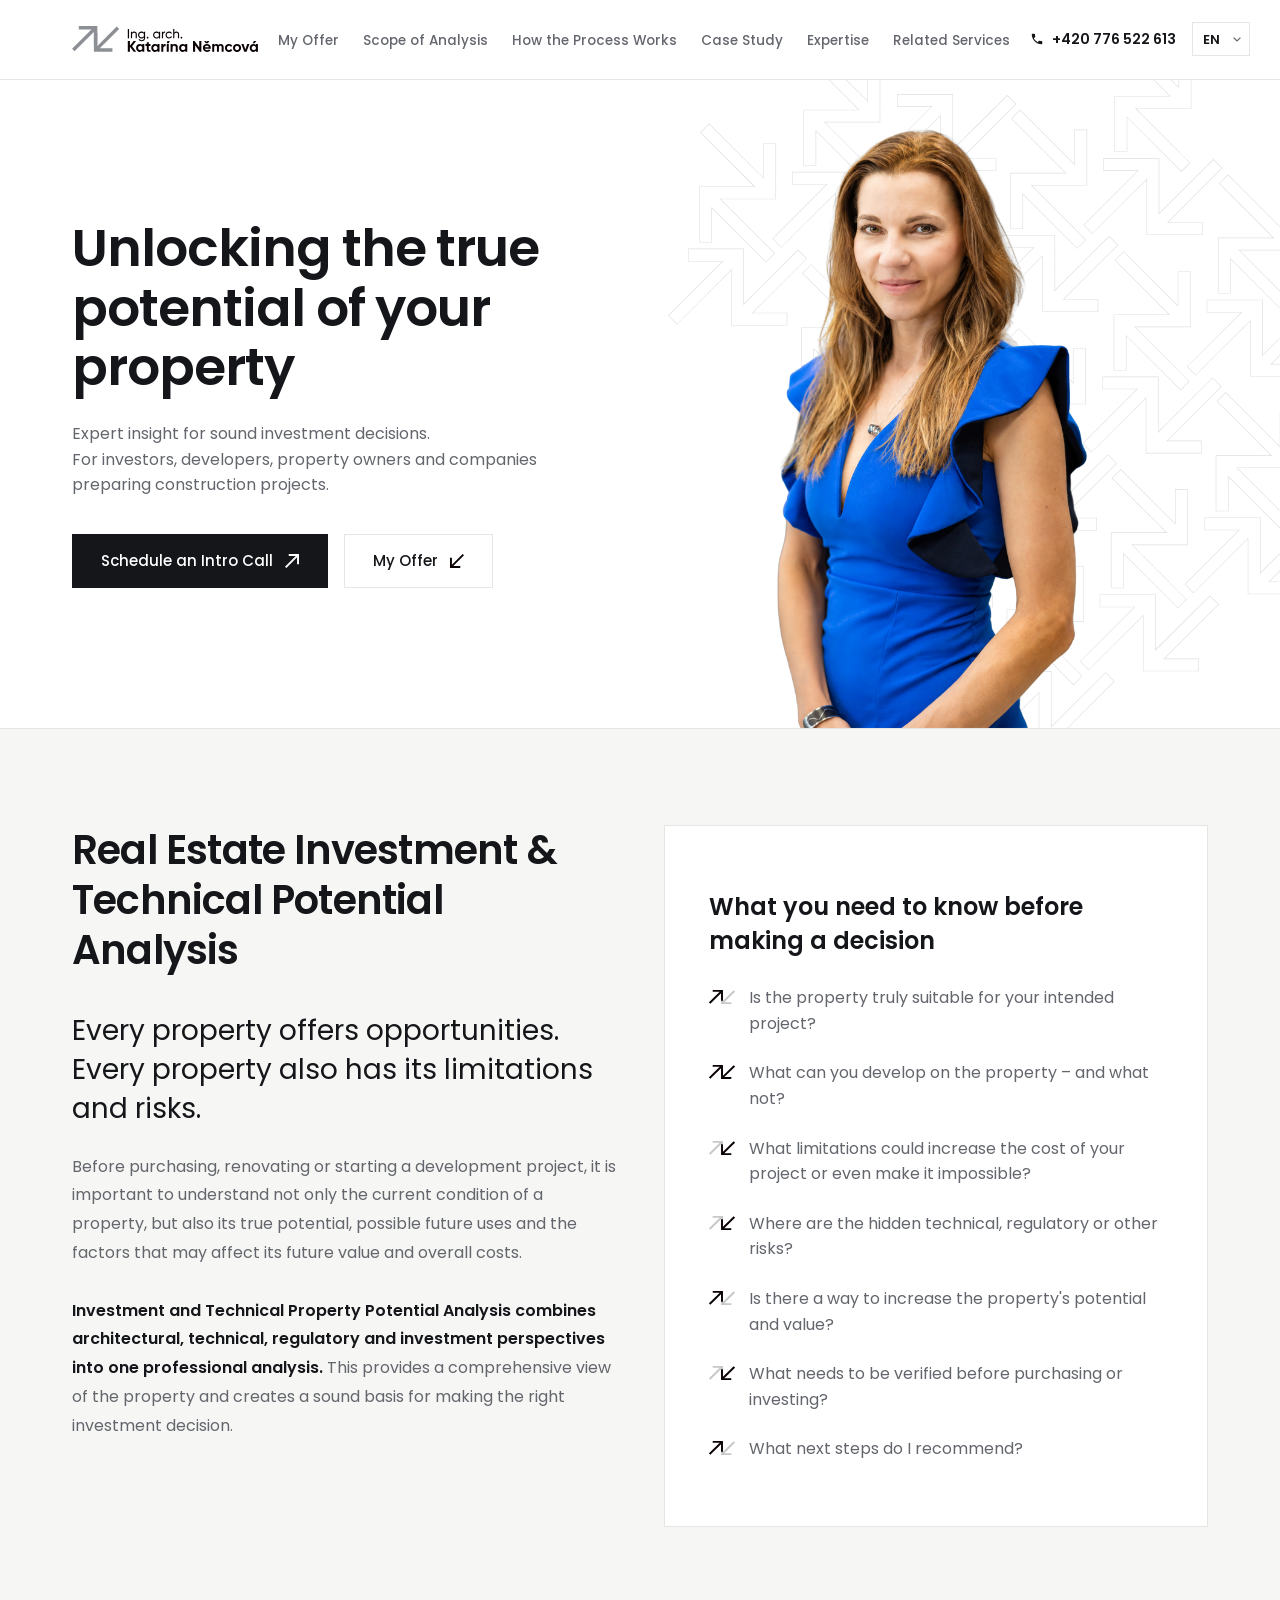
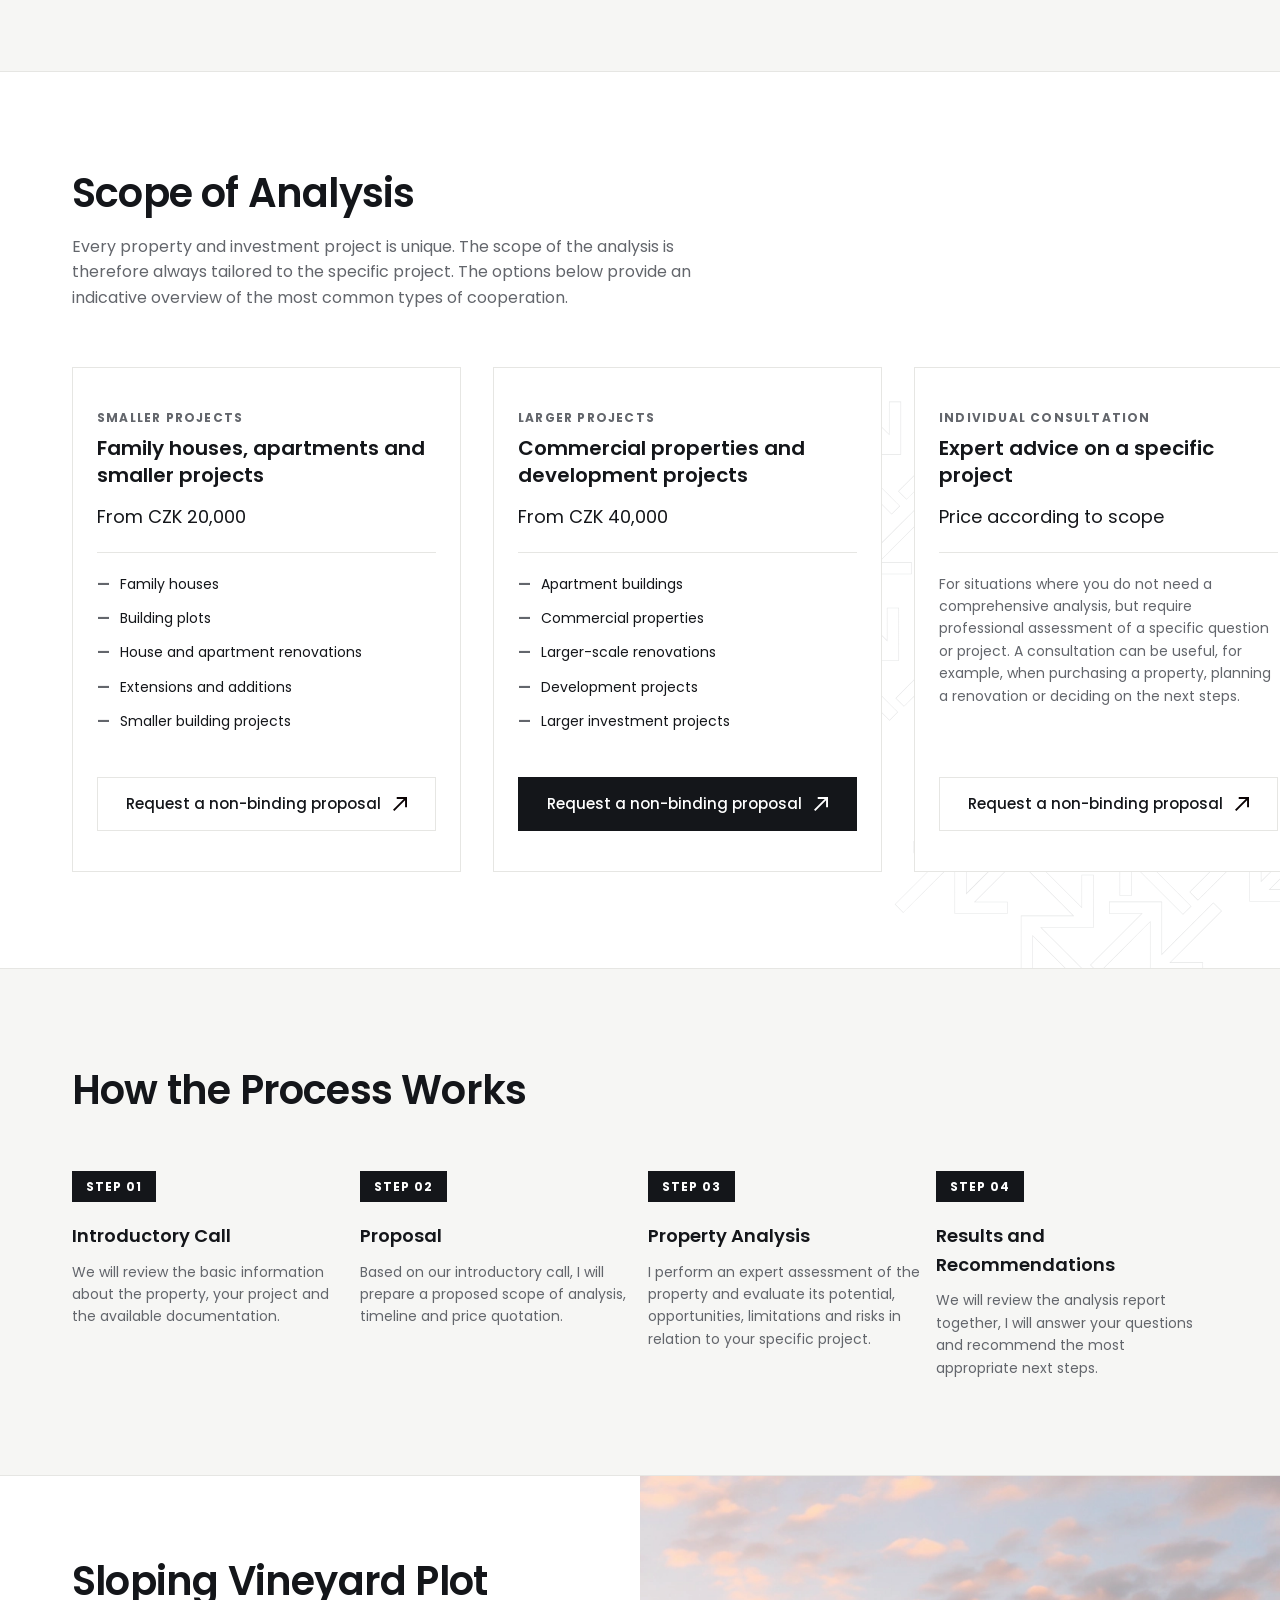
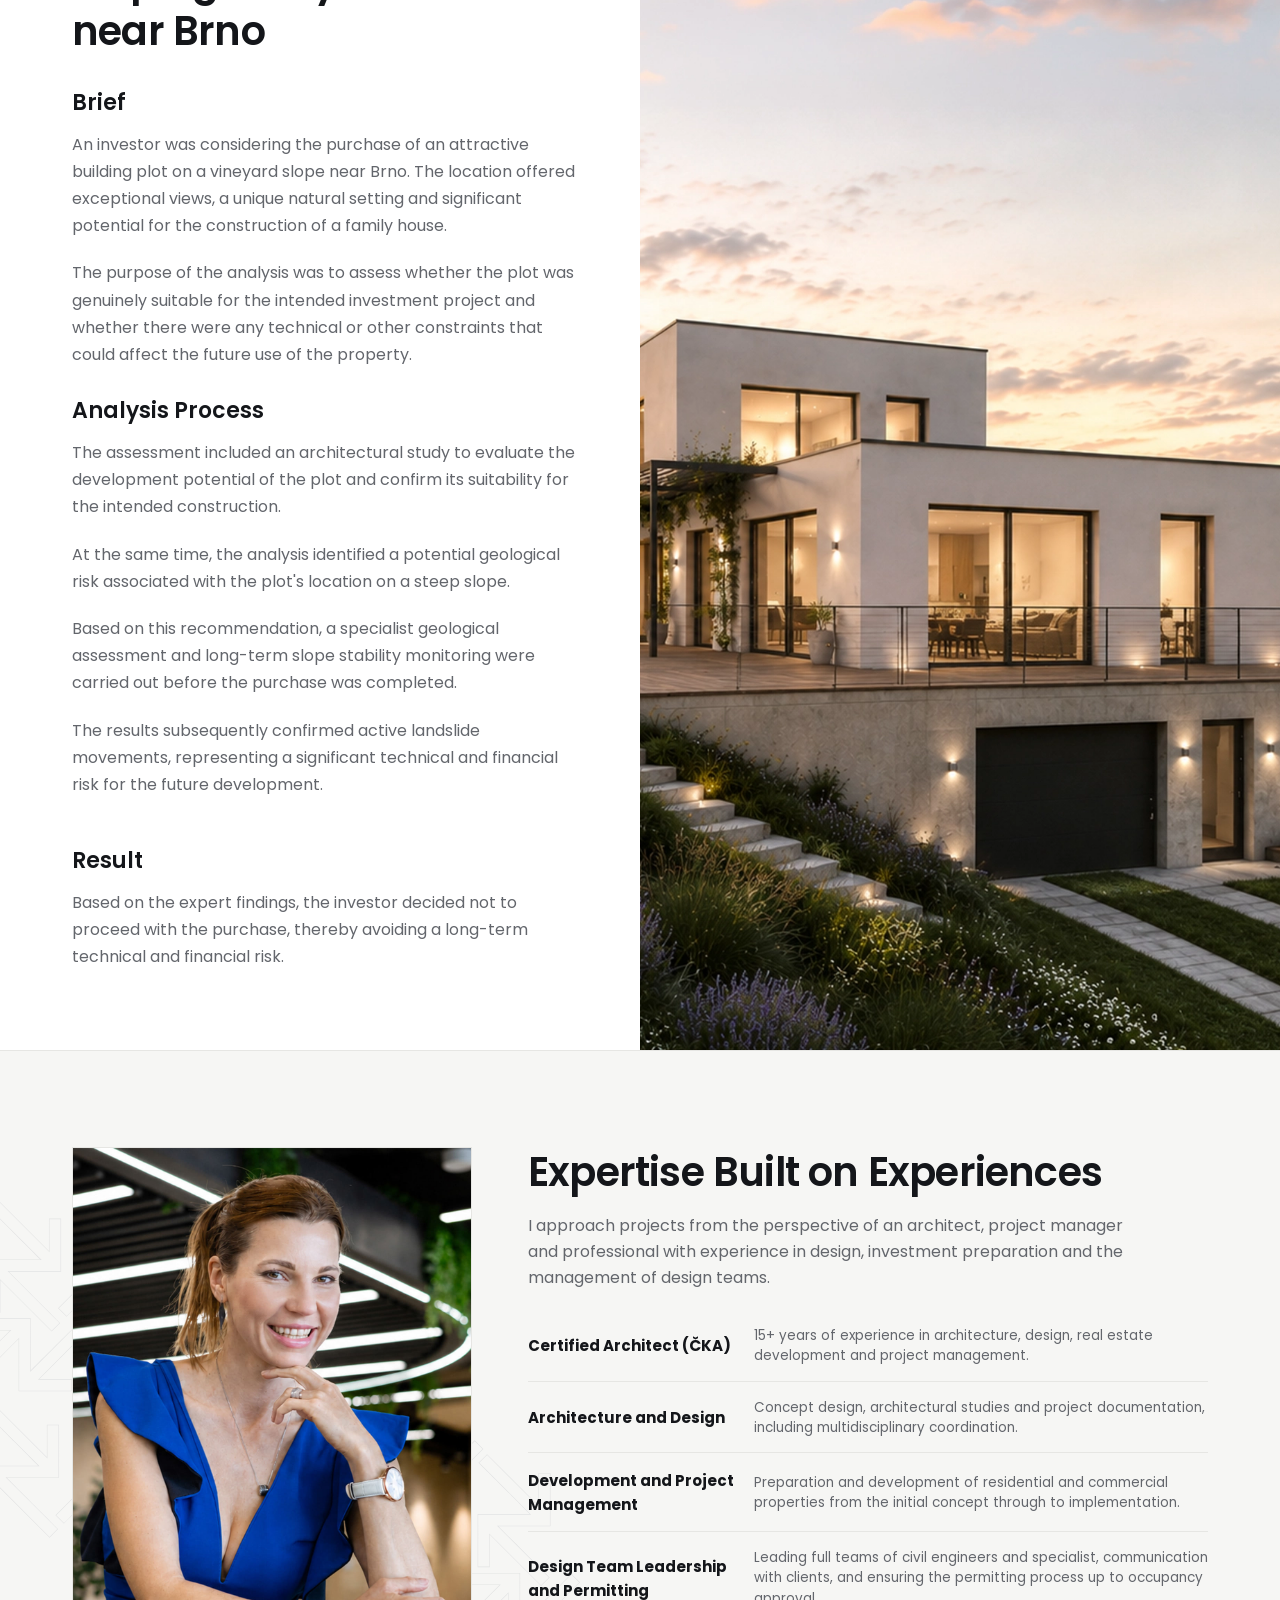
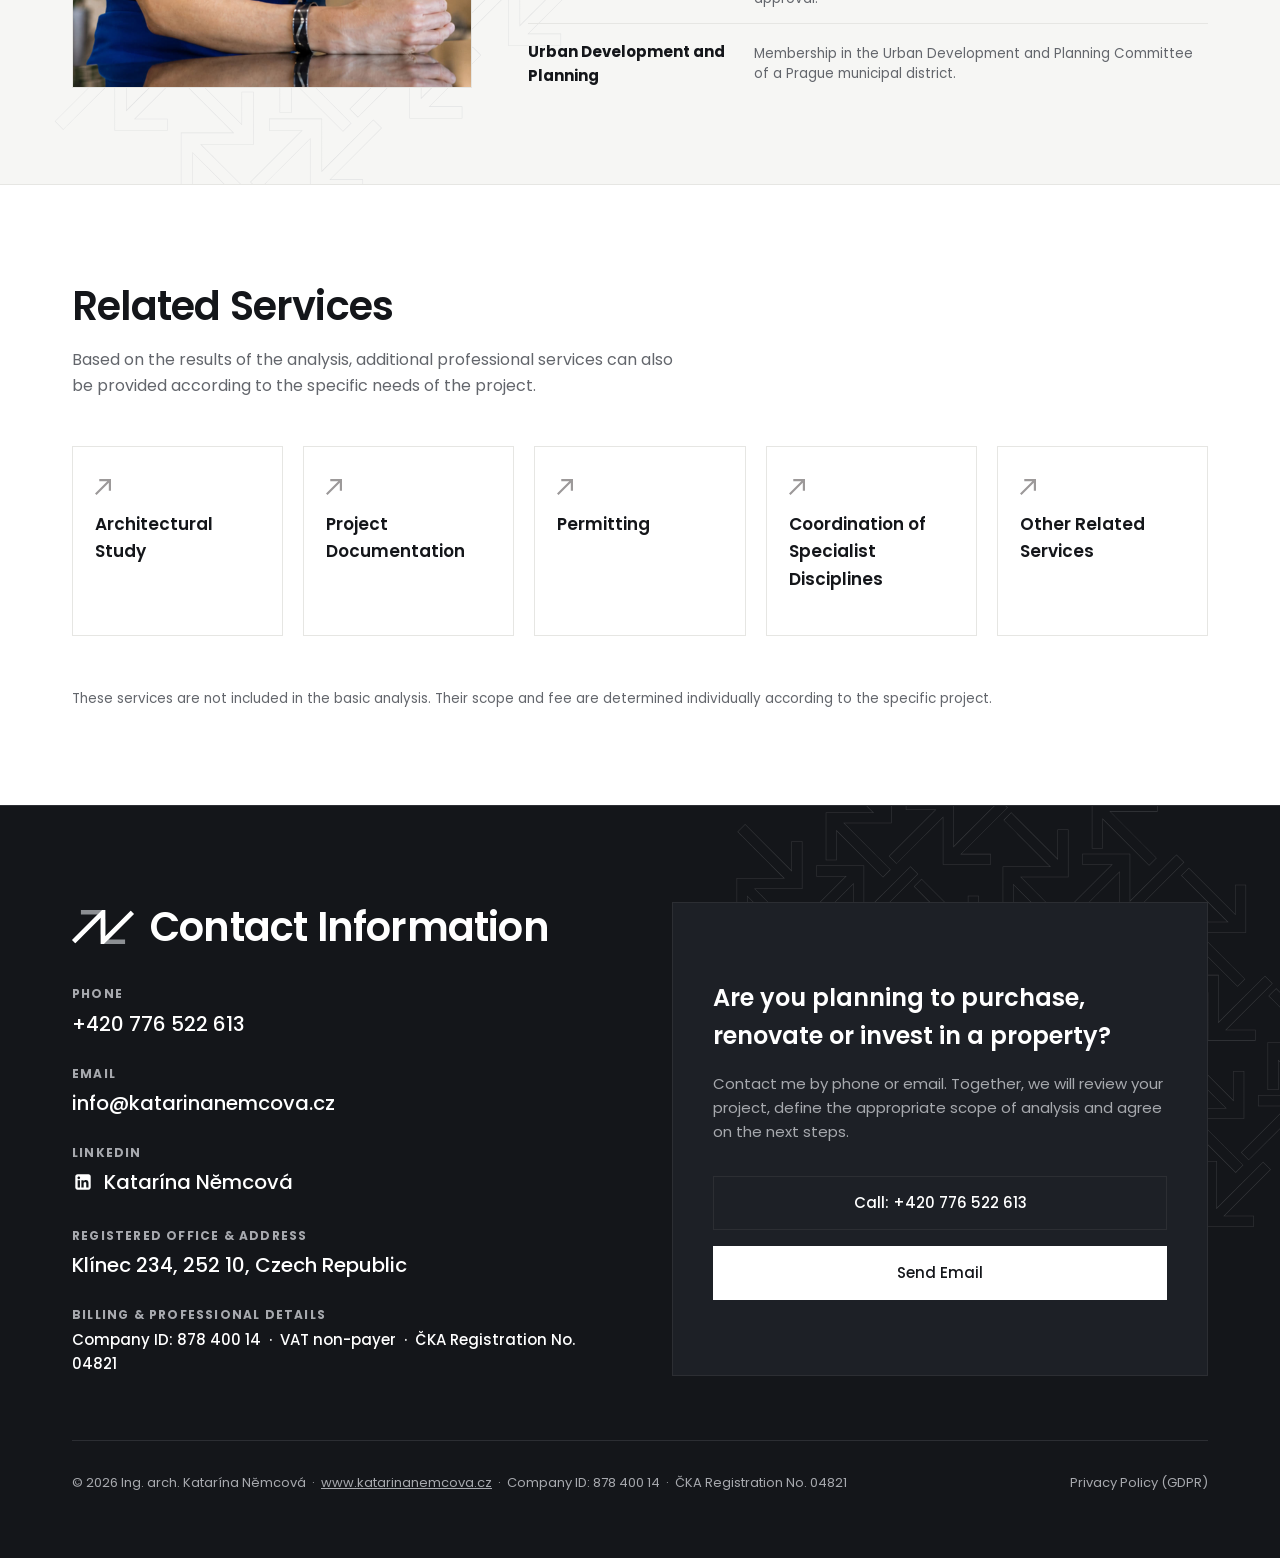
<file: index.html>
<!DOCTYPE html>
<html lang="cs">

<head>
  <meta charset="UTF-8">
  <meta name="viewport" content="width=device-width, initial-scale=1.0">
  <title>Ing. arch. Katarína Němcová | Nezávislá analýza investičního a technického potenciálu nemovitostí.</title>
  <meta name="description"
    content="Odemykám skutečný potenciál nemovitostí. Architektonická prověrka, technické zhodnocení a návrh optimalizace pro kupující, majitele i investory.">

  <!-- International SEO & Canonicals -->
  <link rel="canonical" href="https://www.katarinanemcova.cz/">
  <link rel="alternate" hreflang="cs" href="https://www.katarinanemcova.cz/">
  <link rel="alternate" hreflang="en" href="https://www.katarinanemcova.cz/en/">
  <link rel="alternate" hreflang="x-default" href="https://www.katarinanemcova.cz/en/">

  <!-- Open Graph / Social Media -->
  <meta property="og:type" content="website">
  <meta property="og:url" content="https://www.katarinanemcova.cz/">
  <meta property="og:title" content="Ing. arch. Katarína Němcová | Nezávislá analýza investičního a technického potenciálu nemovitostí">
  <meta property="og:description" content="Odemykám skutečný potenciál nemovitostí. Architektonická prověrka, technické zhodnocení a návrh optimalizace pro kupující, majitele i investory.">
  <meta property="og:locale" content="cs_CZ">
  <meta property="og:locale:alternate" content="en_US">
  <meta property="og:image" content="https://www.katarinanemcova.cz/assets/images/og-cz.jpg">

  <!-- Twitter Card -->
  <meta name="twitter:card" content="summary_large_image">
  <meta name="twitter:title" content="Ing. arch. Katarína Němcová | Nezávislá analýza investičního a technického potenciálu nemovitostí">
  <meta name="twitter:description" content="Odemykám skutečný potenciál nemovitostí. Architektonická prověrka, technické zhodnocení a návrh optimalizace pro kupující, majitele i investory.">
  <meta name="twitter:image" content="https://www.katarinanemcova.cz/assets/images/kn-about-me.jpg">

  <!-- Early Language Detection & Redirection -->
  <script>
    (function () {
      var pref = null;
      try { pref = localStorage.getItem('preferred_lang'); } catch (e) { }
      if (pref === 'en') {
        var isGdpr = window.location.pathname.indexOf('gdpr.html') !== -1;
        window.location.replace((isGdpr ? 'en/gdpr.html' : 'en/index.html') + window.location.hash);
        return;
      }
      if (!pref) {
        var userLangs = navigator.languages || [navigator.language || ''];
        var isCzech = false;
        for (var i = 0; i < userLangs.length; i++) {
          var lang = (userLangs[i] || '').toLowerCase();
          if (lang.indexOf('cs') === 0) {
            isCzech = true;
            break;
          }
        }
        if (!isCzech) {
          var isGdpr = window.location.pathname.indexOf('gdpr.html') !== -1;
          window.location.replace((isGdpr ? 'en/gdpr.html' : 'en/index.html') + window.location.hash);
        }
      }
    })();
  </script>

  <!-- CSS Stylesheet -->
  <link rel="stylesheet" href="css/style.css">

  <!-- Favicon -->
  <link rel="icon" type="image/svg+xml" href="assets/icons/symbol-black.svg">
  <link rel="shortcut icon" href="assets/icons/symbol-black.svg">
</head>

<body>

  <!-- Sticky Navbar -->
  <header class="navbar">
    <div class="container navbar-container">
      <a href="#" class="brand-logo" aria-label="Ing. arch. Katarína Němcová">
        <img src="assets/images/logo-full-color.svg" alt="Ing. arch. Katarína Němcová Logo">
      </a>

      <nav>
        <ul class="nav-links">
          <li><a href="#co-nabizim" class="nav-link">Co nabízím</a></li>
          <li><a href="#ceny" class="nav-link">Rozsah analýzy</a></li>
          <li><a href="#postup" class="nav-link">Jak to probíhá</a></li>
          <li><a href="#pripad-z-praxe" class="nav-link">Příběh z praxe</a></li>
          <li><a href="#o-mne" class="nav-link">Odbornost</a></li>
          <li><a href="#sluzby" class="nav-link">Navazující služby</a></li>
        </ul>
      </nav>

      <div class="navbar-right">
        <a href="tel:+420776522613" class="header-phone">
          <svg class="header-phone-icon" viewBox="0 0 24 24" fill="currentColor">
            <path
              d="M6.62 10.79c1.44 2.83 3.76 5.14 6.59 6.59l2.2-2.2c.27-.27.67-.36 1.02-.24 1.12.37 2.33.57 3.57.57.55 0 1 .45 1 1V20c0 .55-.45 1-1 1-9.39 0-17-7.61-17-17 0-.55.45-1 1-1h3.5c.55 0 1 .45 1 1 0 1.25.2 2.45.57 3.57.11.35.03.74-.25 1.02l-2.2 2.2z" />
          </svg>
          +420 776 522 613
        </a>

        <div class="lang-dropdown">
          <select class="lang-select" aria-label="Výběr jazyka / Language selection">
            <option value="cs" selected>CZ</option>
            <option value="en">EN</option>
          </select>
          <svg class="lang-dropdown-icon" viewBox="0 0 8 5" fill="none" xmlns="http://www.w3.org/2000/svg">
            <path d="M1 1L4 4L7 1" stroke="currentColor" stroke-width="1.2" stroke-linecap="square" />
          </svg>
        </div>
      </div>

      <!-- Mobile Hamburger Button -->
      <button class="mobile-toggle" id="mobile-toggle" aria-label="Otevřít menu" aria-expanded="false">
        <span></span>
        <span></span>
        <span></span>
      </button>
    </div>
  </header>

  <!-- Mobile Navigation Drawer -->
  <div class="mobile-drawer" id="mobile-drawer">
    <a href="#co-nabizim" class="nav-link">Co nabízím</a>
    <a href="#ceny" class="nav-link">Rozsah analýzy</a>
    <a href="#postup" class="nav-link">Jak to probíhá</a>
    <a href="#pripad-z-praxe" class="nav-link">Příběh z praxe</a>
    <a href="#o-mne" class="nav-link">Odbornost</a>
    <a href="#sluzby" class="nav-link">Navazující služby</a>

    <div class="mobile-lang-row">
      <span class="mobile-lang-label">Jazyk / Language</span>
      <div class="lang-dropdown">
        <select class="lang-select" aria-label="Výběr jazyka / Language selection">
          <option value="cs" selected>Čeština (CZ)</option>
          <option value="en">English (EN)</option>
        </select>
        <svg class="lang-dropdown-icon" viewBox="0 0 8 5" fill="none" xmlns="http://www.w3.org/2000/svg">
          <path d="M1 1L4 4L7 1" stroke="currentColor" stroke-width="1.2" stroke-linecap="square" />
        </svg>
      </div>
    </div>

    <a href="tel:+420776522613" class="header-phone" style="font-size: 16px;">
      <svg class="header-phone-icon" viewBox="0 0 24 24" fill="currentColor" style="width: 16px; height: 16px;">
        <path
          d="M6.62 10.79c1.44 2.83 3.76 5.14 6.59 6.59l2.2-2.2c.27-.27.67-.36 1.02-.24 1.12.37 2.33.57 3.57.57.55 0 1 .45 1 1V20c0 .55-.45 1-1 1-9.39 0-17-7.61-17-17 0-.55.45-1 1-1h3.5c.55 0 1 .45 1 1 0 1.25.2 2.45.57 3.57.11.35.03.74-.25 1.02l-2.2 2.2z" />
      </svg>
      +420 776 522 613
    </a>
    <a href="#kontakt" class="btn btn-primary" style="margin-top: 4px; width: 100%;">
      Domluvit úvodní hovor
      <span class="btn-icon">
        <img src="assets/icons/up-simple-black.svg" alt="" aria-hidden="true">
      </span>
    </a>
  </div>

  <main>
    <!-- Hero Section -->
    <section class="hero">
      <div class="container hero-grid">
        <div class="hero-content">
          <h1 class="hero-h1">Odemykám skutečný potenciál nemovitostí.</h1>
          <p class="hero-perex">
            Odborný podklad pro správné investiční rozhodnutí.
            Pro investory, developery, majitele nemovitostí a firmy připravující stavební záměry.
          </p>
          <div class="hero-actions">
            <a href="#kontakt" class="btn btn-primary">
              Domluvit úvodní hovor
              <span class="btn-icon">
                <img src="assets/icons/up-simple-black.svg" alt="" aria-hidden="true">
              </span>
            </a>
            <a href="#co-nabizim" class="btn btn-secondary">
              Co nabízím
              <span class="btn-icon">
                <img src="assets/icons/down-simple-black.svg" alt="" aria-hidden="true">
              </span>
            </a>
          </div>
        </div>

        <div class="hero-visual">
          <img src="assets/images/pattern.svg" class="hero-pattern-bg" alt="" aria-hidden="true">
          <img src="assets/images/kn-intro-transparent.png" class="hero-portrait-img" alt="Ing. arch. Katarína Němcová">
        </div>
      </div>
    </section>

    <!-- Section 2: Co nabízím -->
    <section id="co-nabizim" class="section section-alt">
      <div class="container">
        <div class="section-intro-content">
          <div class="intro-content-left">
            <h2 class="section-title">Analýza investičního a technického potenciálu nemovitosti</h2>

            <h3 class="section-intro-h3">Každá nemovitost nabízí příležitosti. <br> Každá má také svá omezení a rizika.
            </h3>

            <div class="intro-content-text">
              <p>Před koupí, rekonstrukcí nebo developerským záměrem je důležité znát nejen současný stav nemovitosti,
                ale také její skutečný potenciál, možnosti dalšího využití a faktory, které mohou ovlivnit její budoucí
                hodnotu i celkové náklady.</p><br>
              <p><strong>Analýza investičního a technického potenciálu nemovitosti propojuje architektonický, technický,
                  legislativní a investiční pohled do jednoho odborného posouzení.</strong> Díky tomu poskytuje
                komplexní pohled na nemovitost a vytváří kvalitní podklad pro správné investiční rozhodnutí.</p>
            </div>
          </div>

          <div class="checklist-card">
            <h3>Co potřebujete vědět, než se rozhodnete</h3>
            <ul class="checklist-items">
              <li>Je nemovitost skutečně vhodná pro váš záměr?</li>
              <li>Co na ní můžete realizovat – a co naopak ne?</li>
              <li>Jaká omezení mohou váš záměr prodražit nebo znemožnit?</li>
              <li>Kde jsou skrytá technická, legislativní nebo jiná rizika?</li>
              <li>Existuje způsob, jak zvýšit potenciál a hodnotu nemovitosti?</li>
              <li>Co je potřeba prověřit ještě před koupí nebo investicí?</li>
              <li>Jaký další postup vám doporučuji?</li>
            </ul>
          </div>
        </div>

        <div class="highlights-grid">
          <div class="highlight-card">
            <div>
              <div class="highlight-number">01 Potenciál</div>
              <h3 class="highlight-title">Skutečný potenciál nemovitosti</h3>
              <p class="highlight-perex">Posouzeni možnosti využití a návratnosti investice</p>
            </div>
          </div>

          <div class="highlight-card">
            <div>
              <div class="highlight-number">02 Rizika</div>
              <h3 class="highlight-title">Identifikace rizik</h3>
              <p class="highlight-perex">Technická, legislativní, územní i investiční rizika, která mohou zásadně
                ovlivnit průběh a výsledky projektu.</p>
            </div>
          </div>

          <div class="highlight-card">
            <div>
              <div class="highlight-number">03 Další kroky</div>
              <h3 class="highlight-title">Doporučení dalšího postupu</h3>
              <p class="highlight-perex">Jasný návrh optimálního dalšího kroku před zahájením jakýchkoliv prací na
                nemovitosti.</p>
            </div>
          </div>

          <div class="highlight-card">
            <div>
              <div class="highlight-number">04 Rozhodnutí</div>
              <h3 class="highlight-title">Podklady pro optimální rozhodnutí</h3>
              <p class="highlight-perex">Nezávislý odborný pohled, který vám pomůže ušetřit náklady nebo naopak objevit
                příležitost.</p>
            </div>
          </div>

          <div class="highlight-card">
            <div>
              <div class="highlight-number">05 Odbornost</div>
              <h3 class="highlight-title">Klid a jistota</h3>
              <p class="highlight-perex">Rozhodnete se na základě faktů, ne intuice.</p>
            </div>
          </div>
        </div>
      </div>
    </section>

    <!-- Section 3: Rozsah analýzy a ceny -->
    <section id="ceny" class="section">
      <img src="assets/images/pattern.svg" class="pricing-pattern-bg" alt="" aria-hidden="true">
      <div class="container">
        <h2 class="section-title">Rozsah analýzy</h2>
        <p class="section-subtitle">Každá nemovitost i každý investiční záměr jsou jedinečné. Proto se rozsah analýzy
          vždy stanovuje individuálně podle konkrétního projektu. Níže uvedené varianty slouží jako orientační přehled
          nejčastějších typů spolupráce.</p>

        <div class="pricing-grid">
          <!-- Card 1 -->
          <div class="pricing-card">
            <span class="pricing-target">Menší záměry</span>
            <h3 class="pricing-title">Rodinné domy, byty a menší stavební záměry</h3>
            <div class="pricing-price">Cena od 20 000 Kč</div>

            <ul class="pricing-features">
              <li>Rodinné domy</li>
              <li>Stavební pozemky</li>
              <li>Rekonstrukce domů a bytů</li>
              <li>Přístavby a nástavby</li>
              <li>Menší stavební záměry</li>
            </ul>

            <a href="#kontakt" class="btn btn-secondary">
              Nezávazně poptat
              <span class="btn-icon">
                <img src="assets/icons/up-simple-black.svg" alt="" aria-hidden="true">
              </span>
            </a>
          </div>

          <!-- Card 2 (Featured / Highlighted) -->
          <div class="pricing-card">
            <span class="pricing-target">Větší záměry</span>
            <h3 class="pricing-title">Komerční objekty a developerské projekty</h3>
            <div class="pricing-price">Cena od 40 000 Kč</div>

            <ul class="pricing-features">
              <li>Bytové domy</li>
              <li>Komerční objekty</li>
              <li>Rozsáhlejší rekonstrukce</li>
              <li>Developerské projekty</li>
              <li>Větší investiční záměry</li>
            </ul>

            <a href="#kontakt" class="btn btn-primary">
              Nezávazně poptat
              <span class="btn-icon">
                <img src="assets/icons/up-simple-black.svg" alt="" aria-hidden="true">
              </span>
            </a>
          </div>

          <!-- Card 3 -->
          <div class="pricing-card">
            <span class="pricing-target">Individuální konzultace</span>
            <h3 class="pricing-title">Odborné poradenství ke konkrétnímu záměru</h3>
            <div class="pricing-price">Dle rozsahu</div>

            <p class="pricing-desc">Pro případy, kdy nepotřebujete komplexní analýzu, ale odborně posoudit konkrétní
              otázku nebo záměr. Konzultace může sloužit například při koupi nemovitosti, plánované rekonstrukci nebo
              při rozhodování o dalším postupu.</p>
            <!-- <ul class="pricing-features">
              <li>Koupě nemovitosti</li>
              <li>Posouzení konkrétního záměru</li>
              <li>Rekonstrukce a úpravy</li>
              <li>Odborný názor a doporučení</li>
              <li>Dílčí otázky a rozhodnutí</li>
            </ul> -->

            <a href="#kontakt" class="btn btn-secondary">
              Nezávazně poptat
              <span class="btn-icon">
                <img src="assets/icons/up-simple-black.svg" alt="" aria-hidden="true">
              </span>
            </a>
          </div>
        </div>
      </div>
    </section>

    <!-- Section 4: Jak spolupráce probíhá -->
    <section id="postup" class="section section-alt">
      <div class="container">
        <h2 class="section-title">Jak probíhá spolupráce</h2>
        <!-- <p class="section-subtitle">Čtyři přehledné kroky od prvního kontaktu až po předání finální zprávy a doporučení.
        </p> -->

        <div class="process-grid">
          <div class="process-step">
            <span class="process-number">KROK 01</span>
            <h3 class="process-title">Úvodní hovor</h3>
            <p class="process-desc">Společně projdeme základní informace o nemovitosti, záměru a dostupných vstupních
              podkladech.</p>
          </div>

          <div class="process-step">
            <span class="process-number">KROK 02</span>
            <h3 class="process-title">Návrh spolupráce</h3>
            <p class="process-desc">Na základě úvodního hovoru připravím návrh rozsahu analýzy, časový harmonogram a
              cenovou nabídku.</p>
          </div>

          <div class="process-step">
            <span class="process-number">KROK 03</span>
            <h3 class="process-title">Analýza nemovitosti</h3>
            <p class="process-desc">Provedu odborné posouzení nemovitosti a prověřím její potenciál, možnosti, limity i
              rizika s ohledem na konkrétní záměr.</p>
          </div>

          <div class="process-step">
            <span class="process-number">KROK 04</span>
            <h3 class="process-title">Výstup a doporučení</h3>
            <p class="process-desc">Společně projdeme výsledky analýzy, zodpovím vaše otázky a doporučím další vhodný
              postup.</p>
          </div>
        </div>
      </div>
    </section>

    <!-- Section 5: Případ z praxe -->
    <section id="pripad-z-praxe" class="case-study-split-section">
      <div class="case-study-left-col">
        <!-- <img src="assets/icons/symbol-black.svg" class="case-study-symbol-icon" alt="" aria-hidden="true"> -->
        <h2 class="section-title">Pozemek ve svahu<br> vinic u Brna</h2>
        <!-- <p class="section-subtitle">Správné rozhodnutí před investicí ušetřilo klientovi čas, starosti a potenciální
          ztrátu v řádu milionů korun.</p> -->

        <div class="case-study-body">
          <h3>Zadání</h3>
          <p>Investor zvažoval koupi atraktivního stavebního pozemku ve svahu vinic v okolí Brna. Lokalita nabízela
            výjimečné výhledy, jedinečné přírodní prostředí a vysoký potenciál pro výstavbu rodinného domu.
            Cílem analýzy bylo prověřit, zda pozemek skutečně odpovídá plánovanému investičnímu záměru a zda neexistují
            technická nebo jiná omezení, která by mohla ovlivnit budoucí využití nemovitosti.</p>

          <h3>Průběh analýzy</h3>
          <p>Součástí posouzení byla architektonická studie, která ověřila možnosti využití pozemku a potvrdila jeho
            potenciál pro zamýšlenou výstavbu.
            Zároveň však analýza upozornila na možné geologické riziko související s umístěním pozemku ve strmém svahu.
            Na základě tohoto doporučení bylo ještě před dokončením koupě provedeno odborné geologické posouzení a
            dlouhodobé měření stability svahu.
            Výsledky následně <strong>potvrdily aktivní sesuvné pohyby</strong>, které představovaly významné technické
            i finanční riziko pro budoucí stavbu.</p>

          <h3 class="result-h3">
            <!-- <img src="assets/icons/up-simple-black.svg" class="result-icon" alt="" aria-hidden="true"> -->
            Výsledek
          </h3>
          <p>Na základě odborných podkladů se <strong>investor rozhodl od koupě pozemku odstoupit</strong> a vyhnout se
            tak dlouhodobému technickému i finančnímu riziku.</p>
        </div>
      </div>

      <div class="case-study-right-col">
        <img src="assets/images/kn-case-study2.webp" alt="Pozemek ve svahu vinic u Brna">
      </div>
    </section>

    <!-- Section 6: Moje odbornost -->
    <section id="o-mne" class="section section-alt">
      <img src="assets/images/pattern.svg" class="about-pattern-bg" alt="" aria-hidden="true">
      <div class="container">
        <div class="about-grid">
          <div class="about-photo-wrapper">
            <img src="assets/images/kn-about-me.jpg" alt="Ing. arch. Katarína Němcová">
          </div>

          <div>
            <h2 class="section-title">Odbornost, na které stavím</h2>
            <p class="section-subtitle">
              Na projekty se dívám z pohledu architektky, projektové manažerky i člověka, který má zkušenost s
              projektováním,
              investiční přípravou a řízením projekčních týmů.
            </p>

            <div class="about-highlights-list">
              <div class="about-highlight-row">
                <div class="about-highlight-title">Autorizovaná architektka ČKA</div>
                <div class="about-highlight-desc">15+ let zkušeností v architektuře, projektování, developmentu a řízení
                  projektů.</div>
              </div>

              <div class="about-highlight-row">
                <div class="about-highlight-title">Architektura a projektování</div>
                <div class="about-highlight-desc">Tvorba konceptů, architektonických studií a projektové dokumentace
                  včetně koordinace profesí.</div>
              </div>

              <div class="about-highlight-row">
                <div class="about-highlight-title">Development a projektový management</div>
                <div class="about-highlight-desc">Příprava a rozvoj rezidenčních i komerčních nemovitostí od prvního
                  záměru po realizaci.</div>
              </div>

              <div class="about-highlight-row">
                <div class="about-highlight-title">Vedení projekčních týmů a inženýring</div>
                <div class="about-highlight-desc">Vedení celého týmu stavebních inženýrů a profesí a komunikace s
                  klientem včetně zajištění povolení záměru až po
                  kolaudaci.</div>
              </div>

              <div class="about-highlight-row">
                <div class="about-highlight-title">Rozvoj území a městské plánování</div>
                <div class="about-highlight-desc">Působení ve Výboru pro územní rozvoj a plánování městské části Praha.
                </div>
              </div>
            </div>
          </div>
        </div>
      </div>
    </section>

    <!-- Section 7: Navazující služby -->
    <section id="sluzby" class="section">
      <div class="container">
        <div class="services-header-flex">
          <div>
            <h2 class="section-title">Navazující služby</h2>
            <p class="section-subtitle">Na základě výsledků analýzy je možné zajistit také navazující odborné služby
              podle potřeb konkrétního projektu.</p>
          </div>

          <div class="slider-arrows">
            <button class="slider-arrow-btn" id="services-prev" aria-label="Předchozí služba">←</button>
            <button class="slider-arrow-btn" id="services-next" aria-label="Další služba">→</button>
          </div>
        </div>

        <div class="services-grid">
          <div class="service-card">
            <img src="assets/icons/up-simple-black.svg" class="service-icon" alt="" aria-hidden="true">
            <h3 class="service-title">Architektonická studie</h3>
          </div>

          <div class="service-card">
            <img src="assets/icons/up-simple-black.svg" class="service-icon" alt="" aria-hidden="true">
            <h3 class="service-title">Projektová dokumentace</h3>
          </div>

          <div class="service-card">
            <img src="assets/icons/up-simple-black.svg" class="service-icon" alt="" aria-hidden="true">
            <h3 class="service-title">Inženýrská činnost</h3>
          </div>

          <div class="service-card">
            <img src="assets/icons/up-simple-black.svg" class="service-icon" alt="" aria-hidden="true">
            <h3 class="service-title">Koordinace odborných profesí</h3>
          </div>

          <div class="service-card">
            <img src="assets/icons/up-simple-black.svg" class="service-icon" alt="" aria-hidden="true">
            <h3 class="service-title">Další navazující služby</h3>
          </div>
        </div>

        <p class="services-disclaimer">Tyto služby nejsou součástí základní analýzy. Jejich rozsah i cena se stanovují
          individuálně podle konkrétního projektu.</p>
      </div>
    </section>

    <!-- Section 8: Contact Section -->
    <section id="kontakt" class="contact-section">
      <img src="assets/images/pattern.svg" class="contact-pattern-bg" alt="" aria-hidden="true">
      <div class="container">
        <div class="contact-grid">
          <div>
            <h2 class="section-title section-title-dark contact-title-with-icon">
              <img src="assets/icons/n-footer-alt.svg" class="contact-title-icon" alt="" aria-hidden="true">
              Kontaktní informace
            </h2>
            <!-- <p class="section-subtitle section-subtitle-dark">
              Máte dotaz nebo plánujete koupi či rekonstrukci? Ozvěte se mi přímo telefonicky nebo e-mailem. Ráda s vámi
              proberu váš záměr.
            </p> -->

            <div class="contact-info-list">
              <div class="contact-item">
                <span class="contact-label">Telefon</span>
                <span class="contact-value"><a href="tel:+420776522613">+420 776 522 613</a></span>
              </div>

              <div class="contact-item">
                <span class="contact-label">E-mail</span>
                <span class="contact-value"><a href="mailto:info@katarinanemcova.cz">info@katarinanemcova.cz</a></span>
              </div>

              <div class="contact-item contact-linkedin-item">
                <span class="contact-label">LinkedIn</span>
                <span class="contact-value">
                  <a href="https://www.linkedin.com/in/katarína-němcová-4073866b" target="_blank"
                    rel="noopener noreferrer">
                    <img src="assets/icons/square-linkedin-brands-solid-full.svg" alt="" class="contact-linkedin-icon"
                      aria-hidden="true">
                    Katarína Němcová
                  </a>
                </span>
              </div>

              <div class="contact-item">
                <span class="contact-label">Sídlo & Adresa</span>
                <span class="contact-value">Klínec 234, 252 10</span>
              </div>

              <div class="contact-item">
                <span class="contact-label">Fakturační & Autorské údaje</span>
                <span class="contact-value" style="font-size: 15px;">IČO: 878 400 14 &nbsp;·&nbsp; Neplátce DPH
                  &nbsp;·&nbsp; č. aut. ČKA:
                  04821</span>
              </div>
            </div>
          </div>

          <div class="contact-action-box">
            <h3 class="contact-action-title">Plánujete koupi, rekonstrukci nebo investici do nemovitosti?</h3>
            <p class="contact-action-desc">
              Kontaktujte mě telefonicky nebo e-mailem. Společně projdeme váš projekt, posoudíme vhodný rozsah analýzy a
              domluvíme
              další postup.
            </p>
            <div style="display: flex; flex-direction: column; gap: 16px;">
              <a href="tel:+420776522613" class="btn btn-outline-white">
                Zavolat: +420 776 522 613
              </a>
              <a href="mailto:info@katarinanemcova.cz" class="btn btn-primary"
                style="background: white; color: var(--color-bg-dark);">
                Napsat e-mail
              </a>
            </div>
          </div>
        </div>

        <div class="footer-bottom">
          <div>
            © 2026 Ing. arch. Katarína Němcová &nbsp;·&nbsp; <a href="https://www.katarinanemcova.cz" target="_blank"
              style="color: inherit; text-decoration: underline;">www.katarinanemcova.cz</a> &nbsp;·&nbsp; IČO: 878 400
            14 &nbsp;·&nbsp; č. aut. ČKA: 04821
          </div>
          <div class="footer-links">
            <a href="gdpr.html">Ochrana osobních údajů (GDPR)</a>
          </div>
        </div>
      </div>
    </section>
  </main>

  <script src="js/main.js"></script>
</body>

</html>
</file>
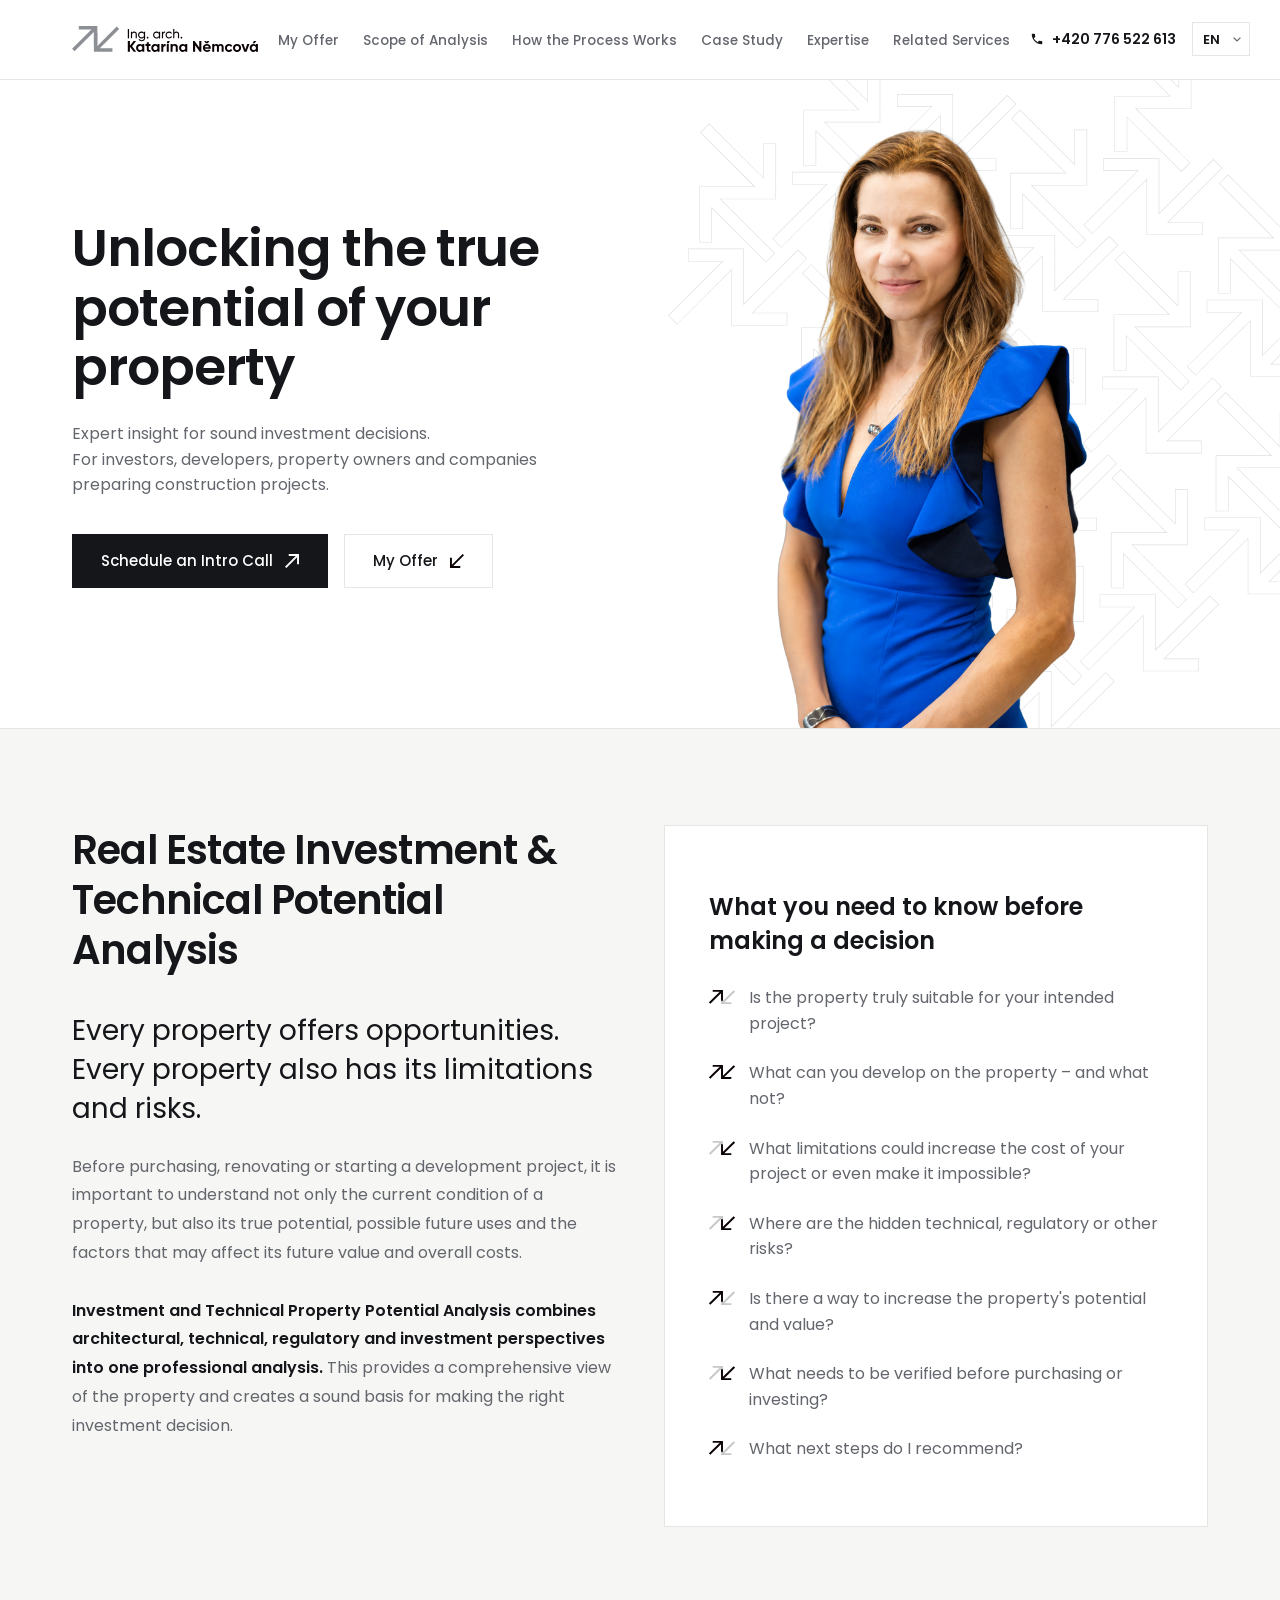
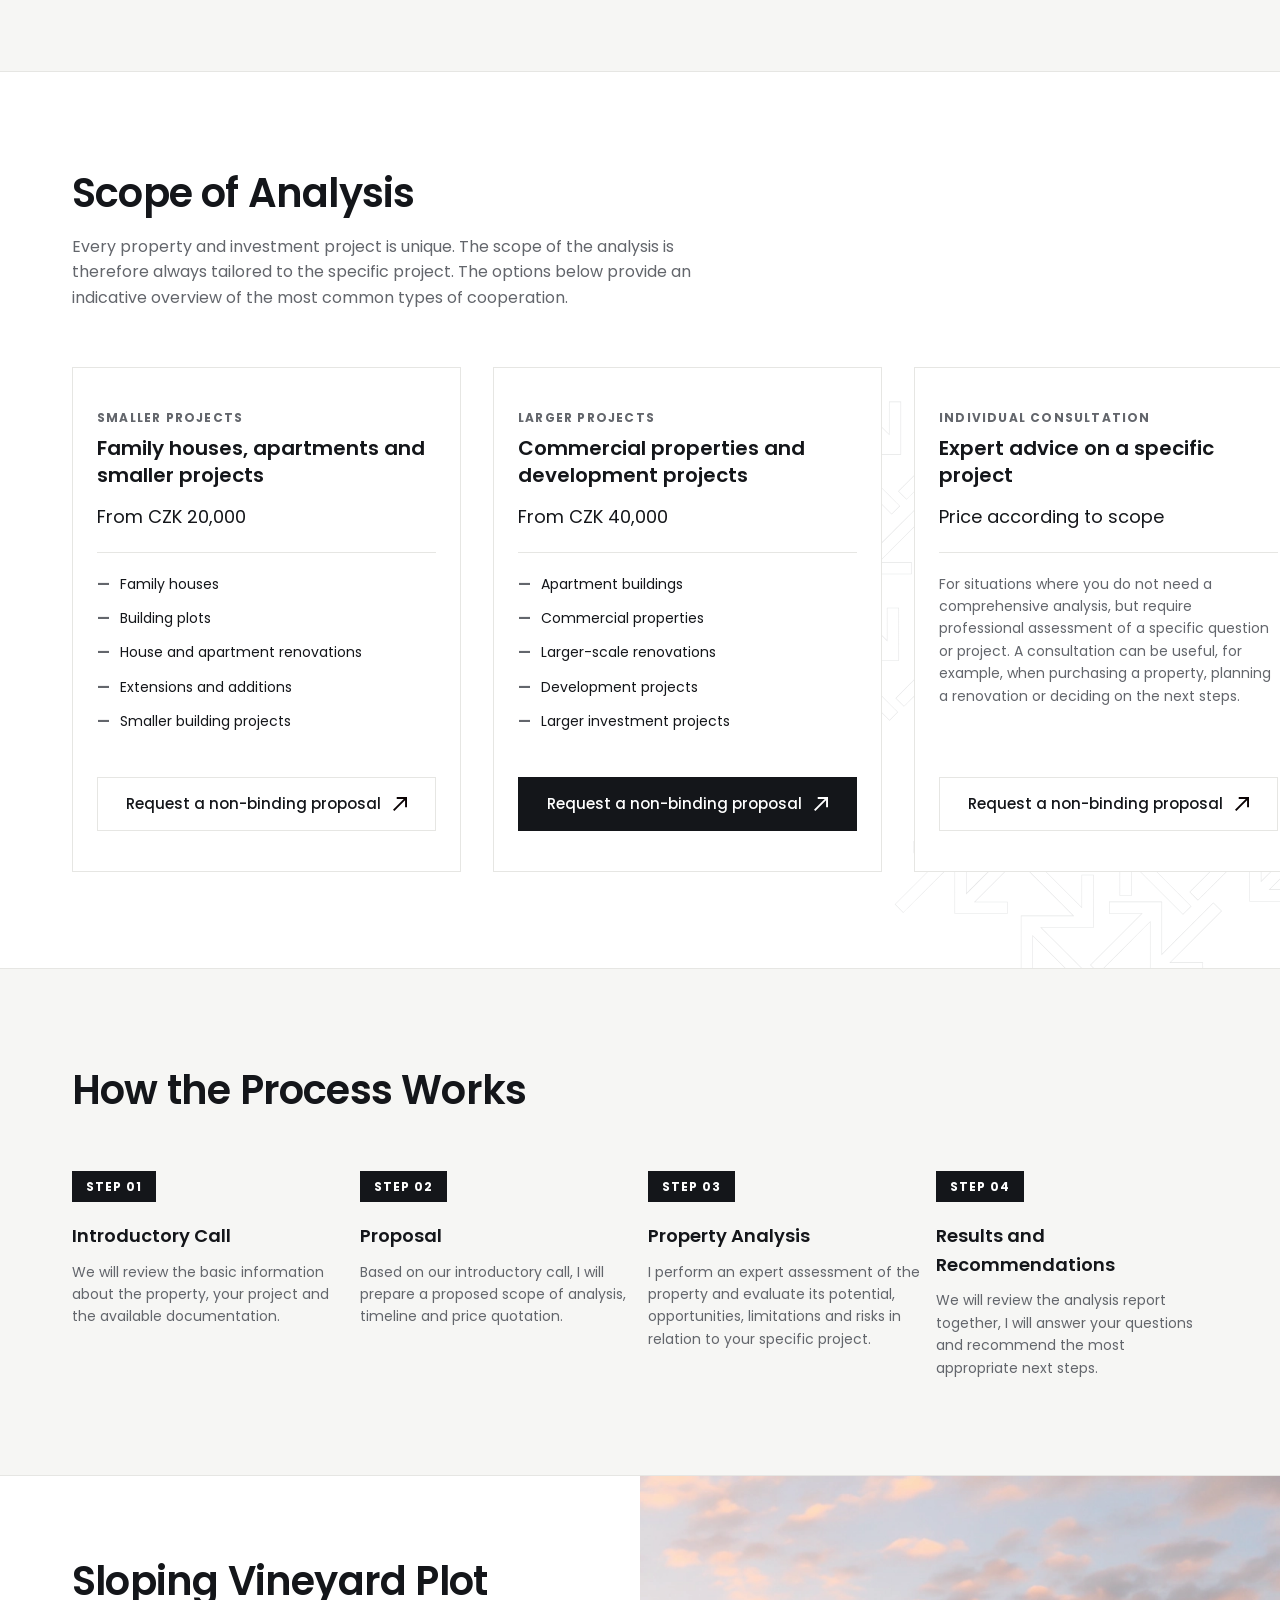
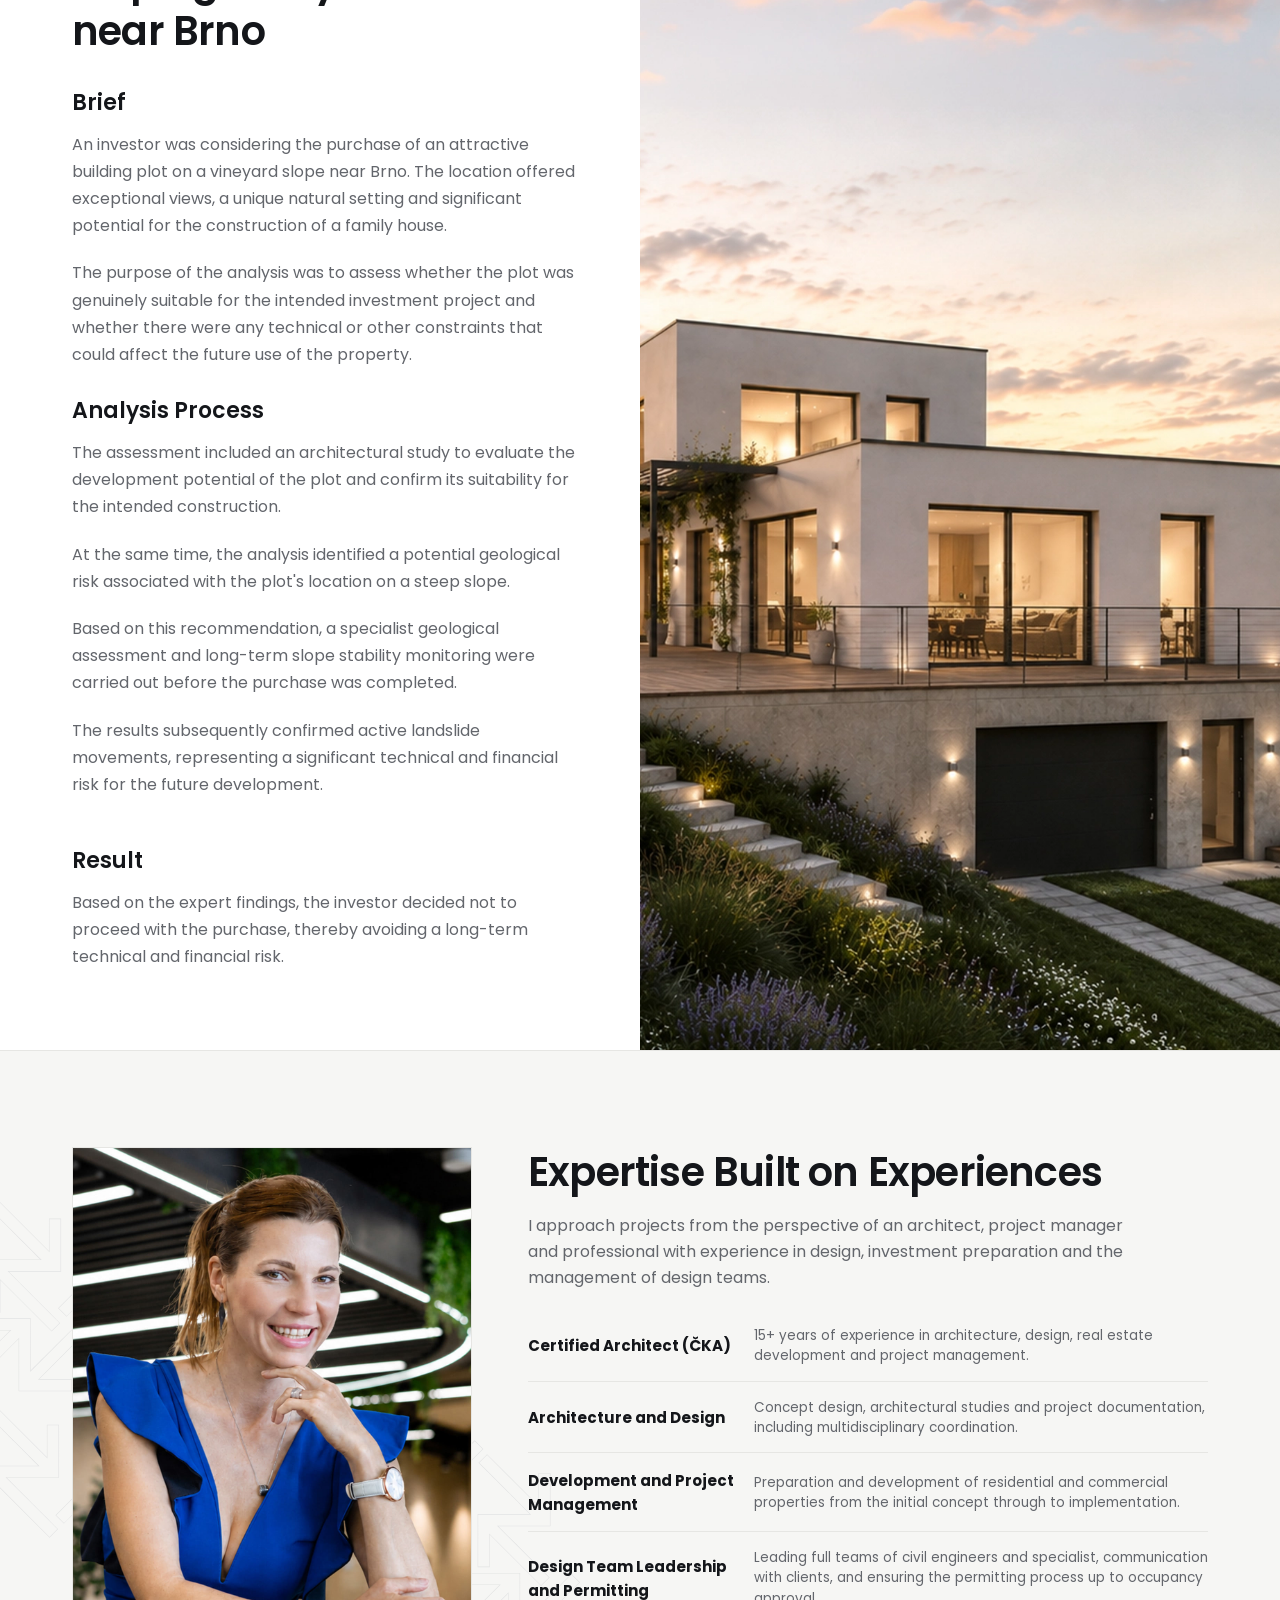
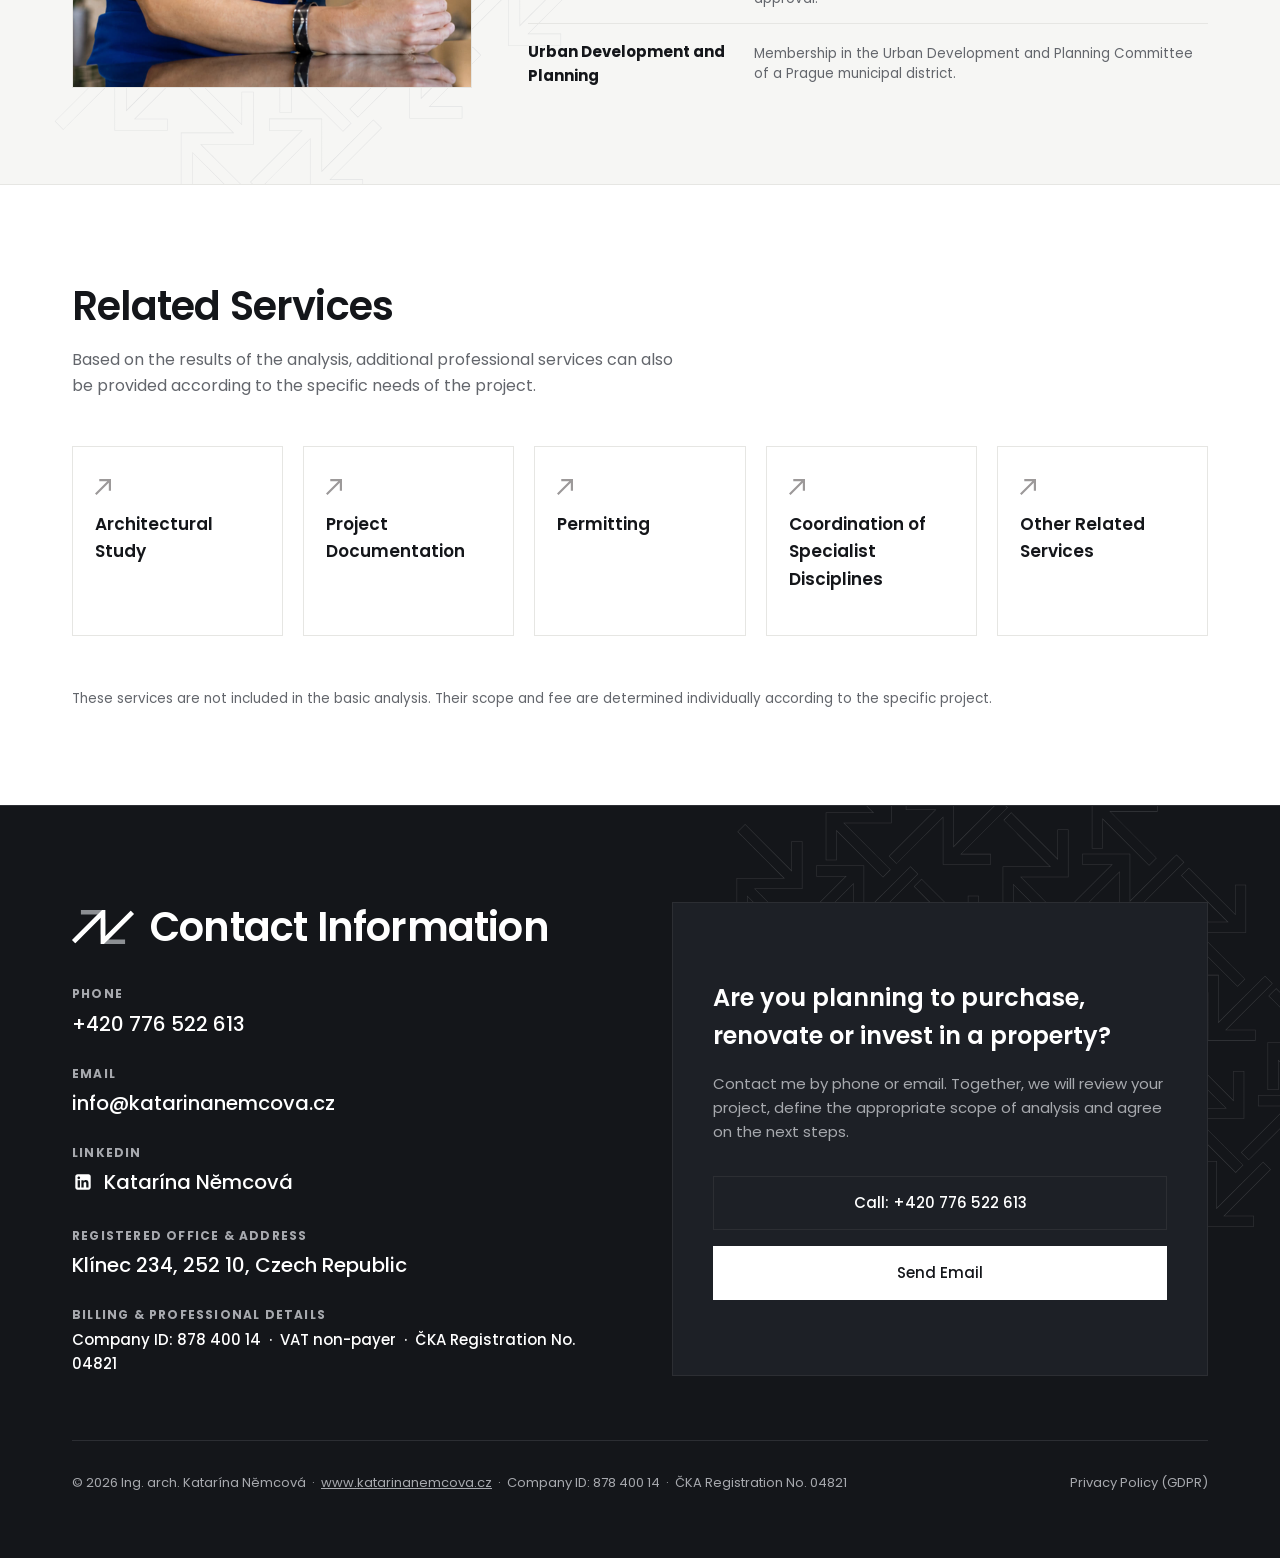
<file: en/index.html>
<!DOCTYPE html>
<html lang="en">

<head>
  <meta charset="UTF-8">
  <meta name="viewport" content="width=device-width, initial-scale=1.0">
  <title>Ing. arch. Katarína Němcová | Real Estate Investment & Technical Potential Analysis</title>
  <meta name="description"
    content="Unlocking the true potential of your property. Expert insight for sound investment decisions for investors, developers, property owners and companies preparing construction projects.">

  <!-- International SEO & Canonicals -->
  <link rel="canonical" href="https://www.katarinanemcova.cz/en/">
  <link rel="alternate" hreflang="cs" href="https://www.katarinanemcova.cz/">
  <link rel="alternate" hreflang="en" href="https://www.katarinanemcova.cz/en/">
  <link rel="alternate" hreflang="x-default" href="https://www.katarinanemcova.cz/en/">

  <!-- Open Graph / Social Media -->
  <meta property="og:type" content="website">
  <meta property="og:url" content="https://www.katarinanemcova.cz/en/">
  <meta property="og:title" content="Ing. arch. Katarína Němcová | Real Estate Investment & Technical Potential Analysis">
  <meta property="og:description" content="Unlocking the true potential of your property. Expert insight for sound investment decisions for investors, developers, property owners and companies preparing construction projects.">
  <meta property="og:locale" content="en_US">
  <meta property="og:locale:alternate" content="cs_CZ">
  <meta property="og:image" content="https://www.katarinanemcova.cz/assets/images/og-en.jpg">

  <!-- Twitter Card -->
  <meta name="twitter:card" content="summary_large_image">
  <meta name="twitter:title" content="Ing. arch. Katarína Němcová | Real Estate Investment & Technical Potential Analysis">
  <meta name="twitter:description" content="Unlocking the true potential of your property. Expert insight for sound investment decisions for investors, developers, property owners and companies preparing construction projects.">
  <meta name="twitter:image" content="https://www.katarinanemcova.cz/assets/images/kn-about-me.jpg">

  <!-- Early Language Detection & Redirection -->
  <script>
    (function () {
      var pref = null;
      try { pref = localStorage.getItem('preferred_lang'); } catch (e) { }
      if (pref === 'cs') {
        var isGdpr = window.location.pathname.indexOf('gdpr.html') !== -1;
        window.location.replace((isGdpr ? '../gdpr.html' : '../index.html') + window.location.hash);
        return;
      }
      if (!pref) {
        var userLangs = navigator.languages || [navigator.language || ''];
        var isCzech = false;
        for (var i = 0; i < userLangs.length; i++) {
          var lang = (userLangs[i] || '').toLowerCase();
          if (lang.indexOf('cs') === 0) {
            isCzech = true;
            break;
          }
        }
        if (isCzech) {
          var isGdpr = window.location.pathname.indexOf('gdpr.html') !== -1;
          window.location.replace((isGdpr ? '../gdpr.html' : '../index.html') + window.location.hash);
        }
      }
    })();
  </script>

  <!-- CSS Stylesheet -->
  <link rel="stylesheet" href="../css/style.css">

  <!-- Favicon -->
  <link rel="icon" type="image/svg+xml" href="../assets/icons/symbol-black.svg">
  <link rel="shortcut icon" href="../assets/icons/symbol-black.svg">
</head>

<body>

  <!-- Sticky Navbar -->
  <header class="navbar">
    <div class="container navbar-container">
      <a href="#" class="brand-logo" aria-label="Ing. arch. Katarína Němcová">
        <img src="../assets/images/logo-full-color.svg" alt="Ing. arch. Katarína Němcová Logo">
      </a>

      <nav>
        <ul class="nav-links">
          <li><a href="#co-nabizim" class="nav-link">My Offer</a></li>
          <li><a href="#ceny" class="nav-link">Scope of Analysis</a></li>
          <li><a href="#postup" class="nav-link">How the Process Works</a></li>
          <li><a href="#pripad-z-praxe" class="nav-link">Case Study</a></li>
          <li><a href="#o-mne" class="nav-link">Expertise</a></li>
          <li><a href="#sluzby" class="nav-link">Related Services</a></li>
        </ul>
      </nav>

      <div class="navbar-right">
        <a href="tel:+420776522613" class="header-phone">
          <svg class="header-phone-icon" viewBox="0 0 24 24" fill="currentColor">
            <path
              d="M6.62 10.79c1.44 2.83 3.76 5.14 6.59 6.59l2.2-2.2c.27-.27.67-.36 1.02-.24 1.12.37 2.33.57 3.57.57.55 0 1 .45 1 1V20c0 .55-.45 1-1 1-9.39 0-17-7.61-17-17 0-.55.45-1 1-1h3.5c.55 0 1 .45 1 1 0 1.25.2 2.45.57 3.57.11.35.03.74-.25 1.02l-2.2 2.2z" />
          </svg>
          +420 776 522 613
        </a>

        <div class="lang-dropdown">
          <select class="lang-select" aria-label="Language selection / Výběr jazyka">
            <option value="cs">CZ</option>
            <option value="en" selected>EN</option>
          </select>
          <svg class="lang-dropdown-icon" viewBox="0 0 8 5" fill="none" xmlns="http://www.w3.org/2000/svg">
            <path d="M1 1L4 4L7 1" stroke="currentColor" stroke-width="1.2" stroke-linecap="square" />
          </svg>
        </div>
      </div>

      <!-- Mobile Hamburger Button -->
      <button class="mobile-toggle" id="mobile-toggle" aria-label="Open menu" aria-expanded="false">
        <span></span>
        <span></span>
        <span></span>
      </button>
    </div>
  </header>

  <!-- Mobile Navigation Drawer -->
  <div class="mobile-drawer" id="mobile-drawer">
    <a href="#co-nabizim" class="nav-link">My Offer</a>
    <a href="#ceny" class="nav-link">Scope of Analysis</a>
    <a href="#postup" class="nav-link">How the Process Works</a>
    <a href="#pripad-z-praxe" class="nav-link">Case Study</a>
    <a href="#o-mne" class="nav-link">Expertise</a>
    <a href="#sluzby" class="nav-link">Related Services</a>

    <div class="mobile-lang-row">
      <span class="mobile-lang-label">Language / Jazyk</span>
      <div class="lang-dropdown">
        <select class="lang-select" aria-label="Language selection / Výběr jazyka">
          <option value="cs">Čeština (CZ)</option>
          <option value="en" selected>English (EN)</option>
        </select>
        <svg class="lang-dropdown-icon" viewBox="0 0 8 5" fill="none" xmlns="http://www.w3.org/2000/svg">
          <path d="M1 1L4 4L7 1" stroke="currentColor" stroke-width="1.2" stroke-linecap="square" />
        </svg>
      </div>
    </div>

    <a href="tel:+420776522613" class="header-phone" style="font-size: 16px;">
      <svg class="header-phone-icon" viewBox="0 0 24 24" fill="currentColor" style="width: 16px; height: 16px;">
        <path
          d="M6.62 10.79c1.44 2.83 3.76 5.14 6.59 6.59l2.2-2.2c.27-.27.67-.36 1.02-.24 1.12.37 2.33.57 3.57.57.55 0 1 .45 1 1V20c0 .55-.45 1-1 1-9.39 0-17-7.61-17-17 0-.55.45-1 1-1h3.5c.55 0 1 .45 1 1 0 1.25.2 2.45.57 3.57.11.35.03.74-.25 1.02l-2.2 2.2z" />
      </svg>
      +420 776 522 613
    </a>
    <a href="#kontakt" class="btn btn-primary" style="margin-top: 4px; width: 100%;">
      Schedule an Intro Call
      <span class="btn-icon">
        <img src="../assets/icons/up-simple-black.svg" alt="" aria-hidden="true">
      </span>
    </a>
  </div>

  <main>
    <!-- Hero Section -->
    <section class="hero">
      <div class="container hero-grid">
        <div class="hero-content">
          <h1 class="hero-h1">Unlocking the true potential of your property</h1>
          <p class="hero-perex">
            Expert insight for sound investment decisions.<br>
            For investors, developers, property owners and companies preparing construction projects.
          </p>
          <div class="hero-actions">
            <a href="#kontakt" class="btn btn-primary">
              Schedule an Intro Call
              <span class="btn-icon">
                <img src="../assets/icons/up-simple-black.svg" alt="" aria-hidden="true">
              </span>
            </a>
            <a href="#co-nabizim" class="btn btn-secondary">
              My Offer
              <span class="btn-icon">
                <img src="../assets/icons/down-simple-black.svg" alt="" aria-hidden="true">
              </span>
            </a>
          </div>
        </div>

        <div class="hero-visual">
          <img src="../assets/images/pattern.svg" class="hero-pattern-bg" alt="" aria-hidden="true">
          <img src="../assets/images/kn-intro-transparent.png" class="hero-portrait-img" alt="Ing. arch. Katarína Němcová">
        </div>
      </div>
    </section>

    <!-- Section 2: My Offer -->
    <section id="co-nabizim" class="section section-alt">
      <div class="container">
        <div class="section-intro-content">
          <div class="intro-content-left">
            <h2 class="section-title">Real Estate Investment & Technical Potential Analysis</h2>

            <h3 class="section-intro-h3">Every property offers opportunities.<br>Every property also has its limitations and risks.
            </h3>

            <div class="intro-content-text">
              <p>Before purchasing, renovating or starting a development project, it is important to understand not only the current condition of a property, but also its true potential, possible future uses and the factors that may affect its future value and overall costs.</p><br>
              <p><strong>Investment and Technical Property Potential Analysis combines architectural, technical, regulatory and investment perspectives into one professional analysis.</strong> This provides a comprehensive view of the property and creates a sound basis for making the right investment decision.</p>
            </div>
          </div>

          <div class="checklist-card">
            <h3>What you need to know before making a decision</h3>
            <ul class="checklist-items">
              <li>Is the property truly suitable for your intended project?</li>
              <li>What can you develop on the property – and what not?</li>
              <li>What limitations could increase the cost of your project or even make it impossible?</li>
              <li>Where are the hidden technical, regulatory or other risks?</li>
              <li>Is there a way to increase the property's potential and value?</li>
              <li>What needs to be verified before purchasing or investing?</li>
              <li>What next steps do I recommend?</li>
            </ul>
          </div>
        </div>

        <div class="highlights-grid">
          <div class="highlight-card">
            <div>
              <div class="highlight-number">01 Potential</div>
              <h3 class="highlight-title">True Property Potential</h3>
              <p class="highlight-perex">Evaluating utilization scenarios, expansion capacity, and return on investment.</p>
            </div>
          </div>

          <div class="highlight-card">
            <div>
              <div class="highlight-number">02 Risks</div>
              <h3 class="highlight-title">Risk Identification</h3>
              <p class="highlight-perex">Technical, regulatory, zoning, and investment risks that can fundamentally influence project outcomes.</p>
            </div>
          </div>

          <div class="highlight-card">
            <div>
              <div class="highlight-number">03 Next Steps</div>
              <h3 class="highlight-title">Recommended Next Steps</h3>
              <p class="highlight-perex">A clear proposal for the optimal next step before committing capital or starting work.</p>
            </div>
          </div>

          <div class="highlight-card">
            <div>
              <div class="highlight-number">04 Decisions</div>
              <h3 class="highlight-title">Actionable Decision Support</h3>
              <p class="highlight-perex">An independent expert perspective that helps you prevent unexpected costs or discover hidden opportunities.</p>
            </div>
          </div>

          <div class="highlight-card">
            <div>
              <div class="highlight-number">05 Expertise</div>
              <h3 class="highlight-title">Confidence & Peace of Mind</h3>
              <p class="highlight-perex">Make strategic decisions backed by verified facts, not guesswork.</p>
            </div>
          </div>
        </div>
      </div>
    </section>

    <!-- Section 3: Scope of Analysis -->
    <section id="ceny" class="section">
      <img src="../assets/images/pattern.svg" class="pricing-pattern-bg" alt="" aria-hidden="true">
      <div class="container">
        <h2 class="section-title">Scope of Analysis</h2>
        <p class="section-subtitle">Every property and investment project is unique. The scope of the analysis is therefore always tailored to the specific project. The options below provide an indicative overview of the most common types of cooperation.</p>

        <div class="pricing-grid">
          <!-- Card 1 -->
          <div class="pricing-card">
            <span class="pricing-target">Smaller Projects</span>
            <h3 class="pricing-title">Family houses, apartments and smaller projects</h3>
            <div class="pricing-price">From CZK 20,000</div>

            <ul class="pricing-features">
              <li>Family houses</li>
              <li>Building plots</li>
              <li>House and apartment renovations</li>
              <li>Extensions and additions</li>
              <li>Smaller building projects</li>
            </ul>

            <a href="#kontakt" class="btn btn-secondary">
              Request a non-binding proposal
              <span class="btn-icon">
                <img src="../assets/icons/up-simple-black.svg" alt="" aria-hidden="true">
              </span>
            </a>
          </div>

          <!-- Card 2 (Featured / Highlighted) -->
          <div class="pricing-card">
            <span class="pricing-target">Larger Projects</span>
            <h3 class="pricing-title">Commercial properties and development projects</h3>
            <div class="pricing-price">From CZK 40,000</div>

            <ul class="pricing-features">
              <li>Apartment buildings</li>
              <li>Commercial properties</li>
              <li>Larger-scale renovations</li>
              <li>Development projects</li>
              <li>Larger investment projects</li>
            </ul>

            <a href="#kontakt" class="btn btn-primary">
              Request a non-binding proposal
              <span class="btn-icon">
                <img src="../assets/icons/up-simple-black.svg" alt="" aria-hidden="true">
              </span>
            </a>
          </div>

          <!-- Card 3 -->
          <div class="pricing-card">
            <span class="pricing-target">Individual Consultation</span>
            <h3 class="pricing-title">Expert advice on a specific project</h3>
            <div class="pricing-price">Price according to scope</div>

            <p class="pricing-desc">For situations where you do not need a comprehensive analysis, but require professional assessment of a specific question or project. A consultation can be useful, for example, when purchasing a property, planning a renovation or deciding on the next steps.</p>

            <a href="#kontakt" class="btn btn-secondary">
              Request a non-binding proposal
              <span class="btn-icon">
                <img src="../assets/icons/up-simple-black.svg" alt="" aria-hidden="true">
              </span>
            </a>
          </div>
        </div>
      </div>
    </section>

    <!-- Section 4: How the Process Works -->
    <section id="postup" class="section section-alt">
      <div class="container">
        <h2 class="section-title">How the Process Works</h2>

        <div class="process-grid">
          <div class="process-step">
            <span class="process-number">STEP 01</span>
            <h3 class="process-title">Introductory Call</h3>
            <p class="process-desc">We will review the basic information about the property, your project and the available documentation.</p>
          </div>

          <div class="process-step">
            <span class="process-number">STEP 02</span>
            <h3 class="process-title">Proposal</h3>
            <p class="process-desc">Based on our introductory call, I will prepare a proposed scope of analysis, timeline and price quotation.</p>
          </div>

          <div class="process-step">
            <span class="process-number">STEP 03</span>
            <h3 class="process-title">Property Analysis</h3>
            <p class="process-desc">I perform an expert assessment of the property and evaluate its potential, opportunities, limitations and risks in relation to your specific project.</p>
          </div>

          <div class="process-step">
            <span class="process-number">STEP 04</span>
            <h3 class="process-title">Results and Recommendations</h3>
            <p class="process-desc">We will review the analysis report together, I will answer your questions and recommend the most appropriate next steps.</p>
          </div>
        </div>
      </div>
    </section>

    <!-- Section 5: Case Study -->
    <section id="pripad-z-praxe" class="case-study-split-section">
      <div class="case-study-left-col">
        <h2 class="section-title">Sloping Vineyard Plot near Brno</h2>

        <div class="case-study-body">
          <h3>Brief</h3>
          <p>An investor was considering the purchase of an attractive building plot on a vineyard slope near Brno. The location offered exceptional views, a unique natural setting and significant potential for the construction of a family house.</p>
          <p>The purpose of the analysis was to assess whether the plot was genuinely suitable for the intended investment project and whether there were any technical or other constraints that could affect the future use of the property.</p>

          <h3>Analysis Process</h3>
          <p>The assessment included an architectural study to evaluate the development potential of the plot and confirm its suitability for the intended construction.</p>
          <p>At the same time, the analysis identified a potential geological risk associated with the plot's location on a steep slope.</p>
          <p>Based on this recommendation, a specialist geological assessment and long-term slope stability monitoring were carried out before the purchase was completed.</p>
          <p>The results subsequently confirmed active landslide movements, representing a significant technical and financial risk for the future development.</p>

          <h3 class="result-h3">
            Result
          </h3>
          <p>Based on the expert findings, the investor decided not to proceed with the purchase, thereby avoiding a long-term technical and financial risk.</p>
        </div>
      </div>

      <div class="case-study-right-col">
        <img src="../assets/images/kn-case-study2.webp" alt="Sloping Vineyard Plot near Brno">
      </div>
    </section>

    <!-- Section 6: Expertise -->
    <section id="o-mne" class="section section-alt">
      <img src="../assets/images/pattern.svg" class="about-pattern-bg" alt="" aria-hidden="true">
      <div class="container">
        <div class="about-grid">
          <div class="about-photo-wrapper">
            <img src="../assets/images/kn-about-me.jpg" alt="Ing. arch. Katarína Němcová">
          </div>

          <div>
            <h2 class="section-title">Expertise Built on Experiences</h2>
            <p class="section-subtitle">
              I approach projects from the perspective of an architect, project manager and professional with experience in design, investment preparation and the management of design teams.
            </p>

            <div class="about-highlights-list">
              <div class="about-highlight-row">
                <div class="about-highlight-title">Certified Architect (ČKA)</div>
                <div class="about-highlight-desc">15+ years of experience in architecture, design, real estate development and project management.</div>
              </div>

              <div class="about-highlight-row">
                <div class="about-highlight-title">Architecture and Design</div>
                <div class="about-highlight-desc">Concept design, architectural studies and project documentation, including multidisciplinary coordination.</div>
              </div>

              <div class="about-highlight-row">
                <div class="about-highlight-title">Development and Project Management</div>
                <div class="about-highlight-desc">Preparation and development of residential and commercial properties from the initial concept through to implementation.</div>
              </div>

              <div class="about-highlight-row">
                <div class="about-highlight-title">Design Team Leadership and Permitting</div>
                <div class="about-highlight-desc">Leading full teams of civil engineers and specialist, communication with clients, and ensuring the permitting process up to occupancy approval.</div>
              </div>

              <div class="about-highlight-row">
                <div class="about-highlight-title">Urban Development and Planning</div>
                <div class="about-highlight-desc">Membership in the Urban Development and Planning Committee of a Prague municipal district.</div>
              </div>
            </div>
          </div>
        </div>
      </div>
    </section>

    <!-- Section 7: Related Services -->
    <section id="sluzby" class="section">
      <div class="container">
        <div class="services-header-flex">
          <div>
            <h2 class="section-title">Related Services</h2>
            <p class="section-subtitle">Based on the results of the analysis, additional professional services can also be provided according to the specific needs of the project.</p>
          </div>

          <div class="slider-arrows">
            <button class="slider-arrow-btn" id="services-prev" aria-label="Previous service">←</button>
            <button class="slider-arrow-btn" id="services-next" aria-label="Next service">→</button>
          </div>
        </div>

        <div class="services-grid">
          <div class="service-card">
            <img src="../assets/icons/up-simple-black.svg" class="service-icon" alt="" aria-hidden="true">
            <h3 class="service-title">Architectural Study</h3>
          </div>

          <div class="service-card">
            <img src="../assets/icons/up-simple-black.svg" class="service-icon" alt="" aria-hidden="true">
            <h3 class="service-title">Project Documentation</h3>
          </div>

          <div class="service-card">
            <img src="../assets/icons/up-simple-black.svg" class="service-icon" alt="" aria-hidden="true">
            <h3 class="service-title">Permitting</h3>
          </div>

          <div class="service-card">
            <img src="../assets/icons/up-simple-black.svg" class="service-icon" alt="" aria-hidden="true">
            <h3 class="service-title">Coordination of Specialist Disciplines</h3>
          </div>

          <div class="service-card">
            <img src="../assets/icons/up-simple-black.svg" class="service-icon" alt="" aria-hidden="true">
            <h3 class="service-title">Other Related Services</h3>
          </div>
        </div>

        <p class="services-disclaimer">These services are not included in the basic analysis. Their scope and fee are determined individually according to the specific project.</p>
      </div>
    </section>

    <!-- Section 8: Contact Section -->
    <section id="kontakt" class="contact-section">
      <img src="../assets/images/pattern.svg" class="contact-pattern-bg" alt="" aria-hidden="true">
      <div class="container">
        <div class="contact-grid">
          <div>
            <h2 class="section-title section-title-dark contact-title-with-icon">
              <img src="../assets/icons/n-footer-alt.svg" class="contact-title-icon" alt="" aria-hidden="true">
              Contact Information
            </h2>

            <div class="contact-info-list">
              <div class="contact-item">
                <span class="contact-label">Phone</span>
                <span class="contact-value"><a href="tel:+420776522613">+420 776 522 613</a></span>
              </div>

              <div class="contact-item">
                <span class="contact-label">Email</span>
                <span class="contact-value"><a href="mailto:info@katarinanemcova.cz">info@katarinanemcova.cz</a></span>
              </div>

              <div class="contact-item contact-linkedin-item">
                <span class="contact-label">LinkedIn</span>
                <span class="contact-value">
                  <a href="https://www.linkedin.com/in/katarína-němcová-4073866b" target="_blank"
                    rel="noopener noreferrer">
                    <img src="../assets/icons/square-linkedin-brands-solid-full.svg" alt="" class="contact-linkedin-icon"
                      aria-hidden="true">
                    Katarína Němcová
                  </a>
                </span>
              </div>

              <div class="contact-item">
                <span class="contact-label">Registered Office & Address</span>
                <span class="contact-value">Klínec 234, 252 10, Czech Republic</span>
              </div>

              <div class="contact-item">
                <span class="contact-label">Billing & Professional Details</span>
                <span class="contact-value" style="font-size: 15px;">Company ID: 878 400 14 &nbsp;·&nbsp; VAT non-payer
                  &nbsp;·&nbsp; ČKA Registration No. 04821</span>
              </div>
            </div>
          </div>

          <div class="contact-action-box">
            <h3 class="contact-action-title">Are you planning to purchase, renovate or invest in a property?</h3>
            <p class="contact-action-desc">
              Contact me by phone or email. Together, we will review your project, define the appropriate scope of analysis and agree on the next steps.
            </p>
            <div style="display: flex; flex-direction: column; gap: 16px;">
              <a href="tel:+420776522613" class="btn btn-outline-white">
                Call: +420 776 522 613
              </a>
              <a href="mailto:info@katarinanemcova.cz" class="btn btn-primary"
                style="background: white; color: var(--color-bg-dark);">
                Send Email
              </a>
            </div>
          </div>
        </div>

        <div class="footer-bottom">
          <div>
            © 2026 Ing. arch. Katarína Němcová &nbsp;·&nbsp; <a href="https://www.katarinanemcova.cz/en/" target="_blank"
              style="color: inherit; text-decoration: underline;">www.katarinanemcova.cz</a> &nbsp;·&nbsp; Company ID: 878 400 14 &nbsp;·&nbsp; ČKA Registration No. 04821
          </div>
          <div class="footer-links">
            <a href="gdpr.html">Privacy Policy (GDPR)</a>
          </div>
        </div>
      </div>
    </section>
  </main>

  <script src="../js/main.js"></script>
</body>

</html>
</file>
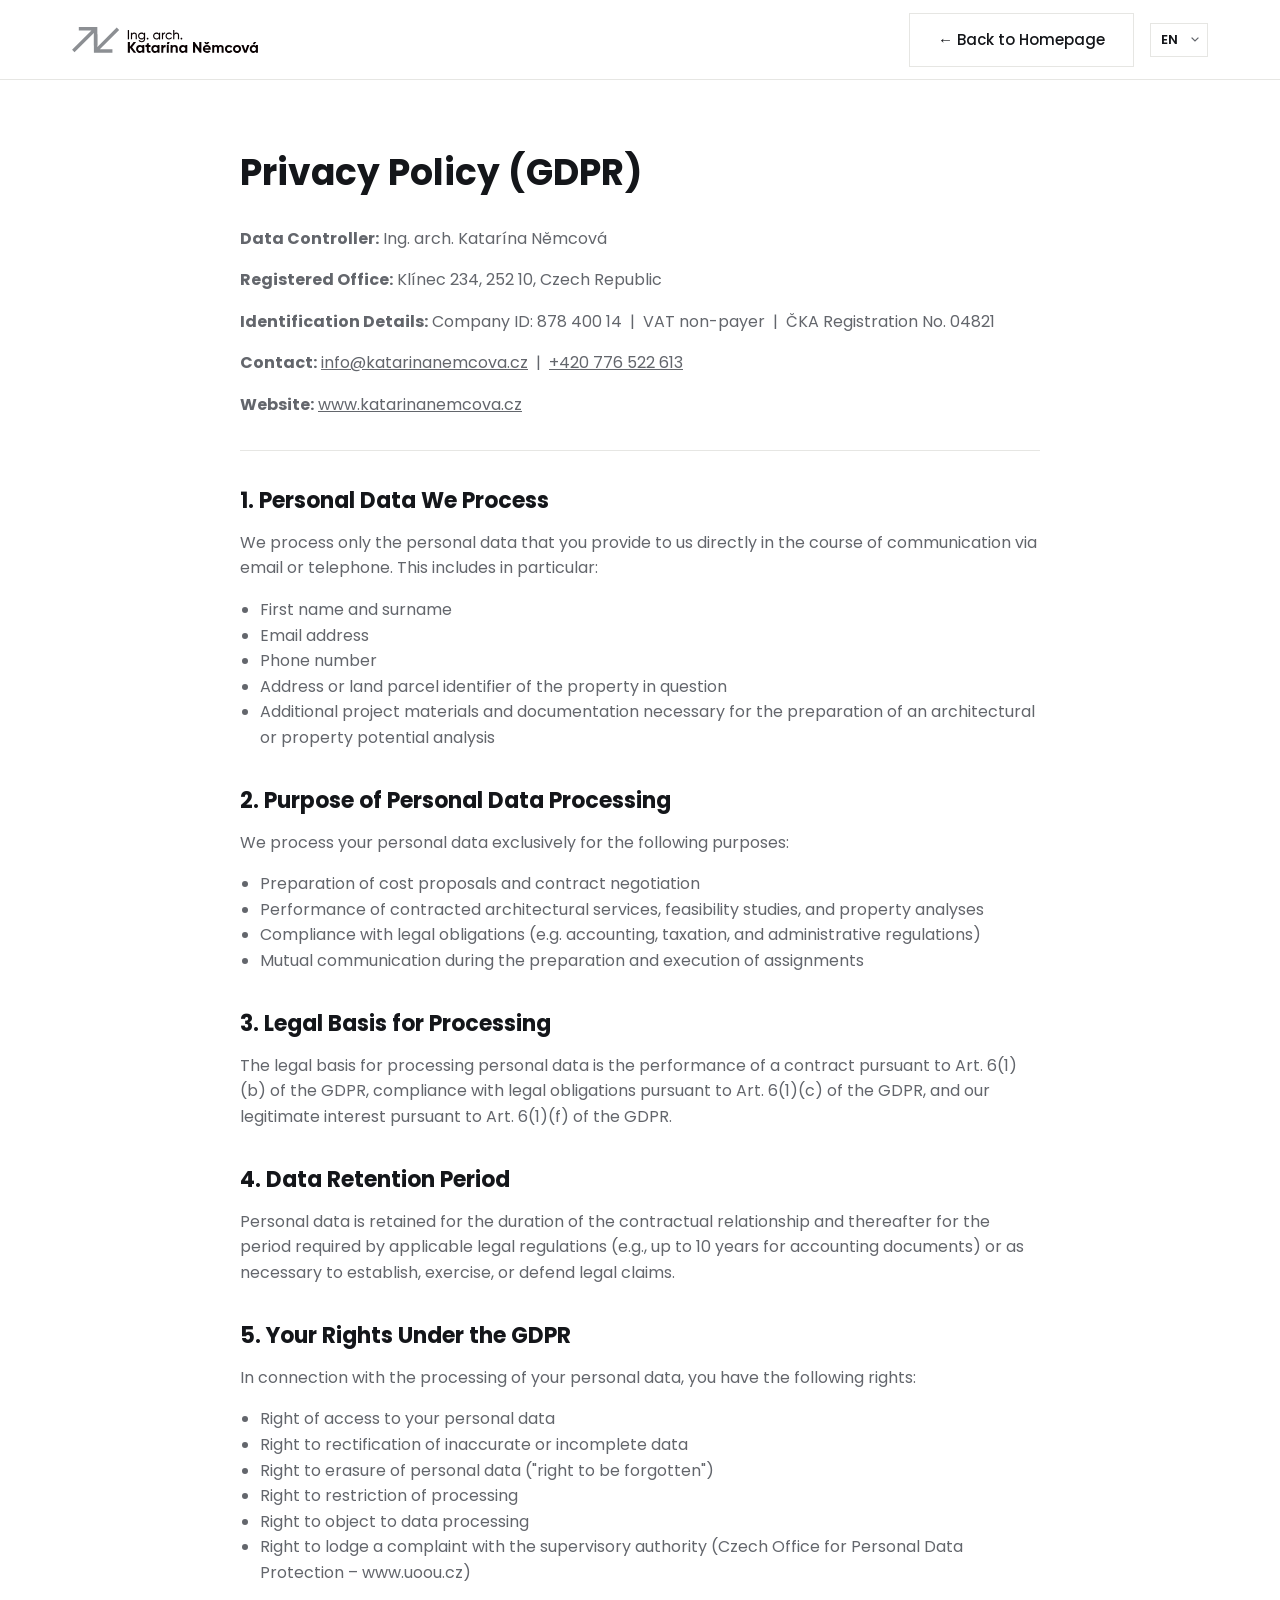
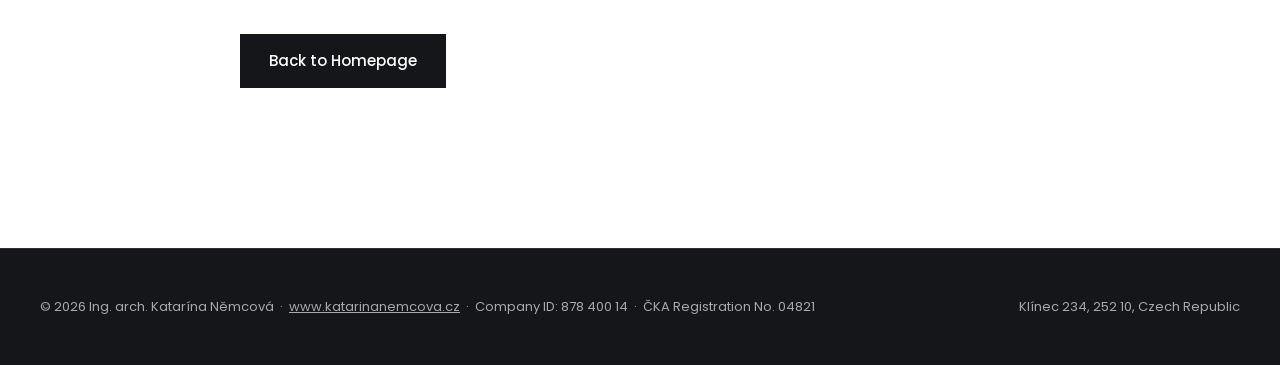
<file: gdpr.html>
<!DOCTYPE html>
<html lang="cs">

<head>
  <meta charset="UTF-8">
  <meta name="viewport" content="width=device-width, initial-scale=1.0">
  <title>Ochrana osobních údajů (GDPR) | Ing. arch. Katarína Němcová</title>
  <meta name="description" content="Informace o zpracování a ochraně osobních údajů v souladu s nařízením GDPR.">

  <!-- International SEO & Canonicals -->
  <link rel="canonical" href="https://www.katarinanemcova.cz/gdpr.html">
  <link rel="alternate" hreflang="cs" href="https://www.katarinanemcova.cz/gdpr.html">
  <link rel="alternate" hreflang="en" href="https://www.katarinanemcova.cz/en/gdpr.html">
  <link rel="alternate" hreflang="x-default" href="https://www.katarinanemcova.cz/en/gdpr.html">

  <!-- Open Graph / Social Media -->
  <meta property="og:type" content="website">
  <meta property="og:url" content="https://www.katarinanemcova.cz/gdpr.html">
  <meta property="og:title" content="Ochrana osobních údajů (GDPR) | Ing. arch. Katarína Němcová">
  <meta property="og:description" content="Informace o zpracování a ochraně osobních údajů v souladu s nařízením GDPR.">
  <meta property="og:locale" content="cs_CZ">
  <meta property="og:locale:alternate" content="en_US">
  <meta property="og:image" content="https://www.katarinanemcova.cz/assets/images/kn-about-me.jpg">

  <!-- Early Language Detection & Redirection -->
  <script>
    (function () {
      var pref = null;
      try { pref = localStorage.getItem('preferred_lang'); } catch (e) { }
      if (pref === 'en') {
        window.location.replace('en/gdpr.html' + window.location.hash);
        return;
      }
      if (!pref) {
        var userLangs = navigator.languages || [navigator.language || ''];
        var isCzech = false;
        for (var i = 0; i < userLangs.length; i++) {
          var lang = (userLangs[i] || '').toLowerCase();
          if (lang.indexOf('cs') === 0) {
            isCzech = true;
            break;
          }
        }
        if (!isCzech) {
          window.location.replace('en/gdpr.html' + window.location.hash);
        }
      }
    })();
  </script>

  <!-- CSS Stylesheet -->
  <link rel="stylesheet" href="css/style.css">

  <!-- Favicon -->
  <link rel="icon" type="image/svg+xml" href="assets/icons/symbol-black.svg">
  <link rel="shortcut icon" href="assets/icons/symbol-black.svg">
</head>

<body>

  <!-- Sticky Navbar -->
  <header class="navbar">
    <div class="container navbar-container">
      <a href="index.html" class="brand-logo" aria-label="Ing. arch. Katarína Němcová">
        <img src="assets/images/logo-full-color.svg" alt="Ing. arch. Katarína Němcová Logo">
      </a>

      <div class="nav-actions" style="display: flex; align-items: center; gap: 16px;">
        <a href="index.html" class="btn btn-secondary">
          ← Zpět na hlavní stránku
        </a>

        <div class="lang-dropdown">
          <select class="lang-select" aria-label="Výběr jazyka / Language selection">
            <option value="cs" selected>CZ</option>
            <option value="en">EN</option>
          </select>
          <svg class="lang-dropdown-icon" viewBox="0 0 8 5" fill="none" xmlns="http://www.w3.org/2000/svg">
            <path d="M1 1L4 4L7 1" stroke="currentColor" stroke-width="1.2" stroke-linecap="square" />
          </svg>
        </div>
      </div>
    </div>
  </header>

  <main class="container gdpr-content">
    <h1>Ochrana osobních údajů (GDPR)</h1>
    <p><strong>Správce osobních údajů:</strong> Ing. arch. Katarína Němcová</p>
    <p><strong>Sídlo & adresa:</strong> Klínec 234, 252 10</p>
    <p><strong>Identifikační údaje:</strong> IČO: 878 400 14 &nbsp;|&nbsp; č. aut. ČKA: 04821</p>
    <p><strong>Kontakt:</strong> <a href="mailto:info@katarinanemcova.cz" style="color: inherit; text-decoration: underline;">info@katarinanemcova.cz</a> &nbsp;|&nbsp; <a href="tel:+420776522613" style="color: inherit; text-decoration: underline;">+420 776 522 613</a></p>
    <p><strong>Webové stránky:</strong> <a href="https://www.katarinanemcova.cz" target="_blank" style="color: inherit; text-decoration: underline;">www.katarinanemcova.cz</a></p>

    <hr style="border: 0; border-top: 1px solid var(--color-border); margin: 32px 0;">

    <h2>1. Jaké osobní údaje zpracováváme</h2>
    <p>
      Zpracováváme pouze osobní údaje, které nám sami poskytnete v rámci komunikace prostřednictvím e-mailu nebo telefonu. Jedná se zejména o:
    </p>
    <ul>
      <li>Jméno a příjmení</li>
      <li>E-mailovou adresu</li>
      <li>Telefonní číslo</li>
      <li>Adresu dotčené nemovitosti nebo pozemku</li>
      <li>Další podklady nezbytné pro vypracování architektonické či majetkové analýzy</li>
    </ul>

    <h2>2. Účel zpracování osobních údajů</h2>
    <p>Vaše osobní údaje zpracováváme výhradně pro tyto účely:</p>
    <ul>
      <li>Zpracování cenové nabídky a jednání o uzavření smlouvy</li>
      <li>Realizace objednaných architektonických služeb a analýz nemovitostí</li>
      <li>Plnění zákonných povinností (např. účetní a daňové předpisy)</li>
      <li>Vzájemná komunikace v průběhu přípravy a realizace zakázky</li>
    </ul>

    <h2>3. Právní základ pro zpracování</h2>
    <p>
      Právním základem pro zpracování osobních údajů je plnění smlouvy podle čl. 6 odst. 1 písm. b) GDPR, plnění právních povinností podle čl. 6 odst. 1 písm. c) GDPR a náš oprávněný zájem podle čl. 6 odst. 1 písm. f) GDPR.
    </p>

    <h2>4. Doba uchovávání údajů</h2>
    <p>
      Osobní údaje uchováváme po dobu trvání smluvního vztahu a následně po dobu vyžadovanou příslušnými právními předpisy (např. po dobu 10 let u účetních dokladů) nebo po dobu nezbytnou k ochraně našich právních nároků.
    </p>

    <h2>5. Vaše práva podle GDPR</h2>
    <p>V souvislosti se zpracováním vašich osobních údajů máte následující práva:</p>
    <ul>
      <li>Právo na přístup k vašim osobním údajům</li>
      <li>Právo na opravu nepřesných nebo neúplných údajů</li>
      <li>Právo na výmaz osobních údajů ("právo být zapomenut")</li>
      <li>Právo na omezení zpracování</li>
      <li>Právo vznést námitku proti zpracování</li>
      <li>Právo podat stížnost u Úřadu pro ochranu osobních údajů (www.uoou.cz)</li>
    </ul>

    <div style="margin-top: 48px;">
      <a href="index.html" class="btn btn-primary">Zpět na hlavní stránku</a>
    </div>
  </main>

  <footer class="contact-section" style="padding: 48px 0; margin-top: 64px;">
    <div class="container footer-bottom" style="border: none; padding: 0;">
      <div>© 2026 Ing. arch. Katarína Němcová &nbsp;·&nbsp; <a href="https://www.katarinanemcova.cz" target="_blank" style="color: inherit; text-decoration: underline;">www.katarinanemcova.cz</a> &nbsp;·&nbsp; IČO: 878 400 14 &nbsp;·&nbsp; č. aut. ČKA: 04821</div>
      <div>Klínec 234, 252 10</div>
    </div>
  </footer>

  <script src="js/main.js"></script>
</body>
</html>
</file>
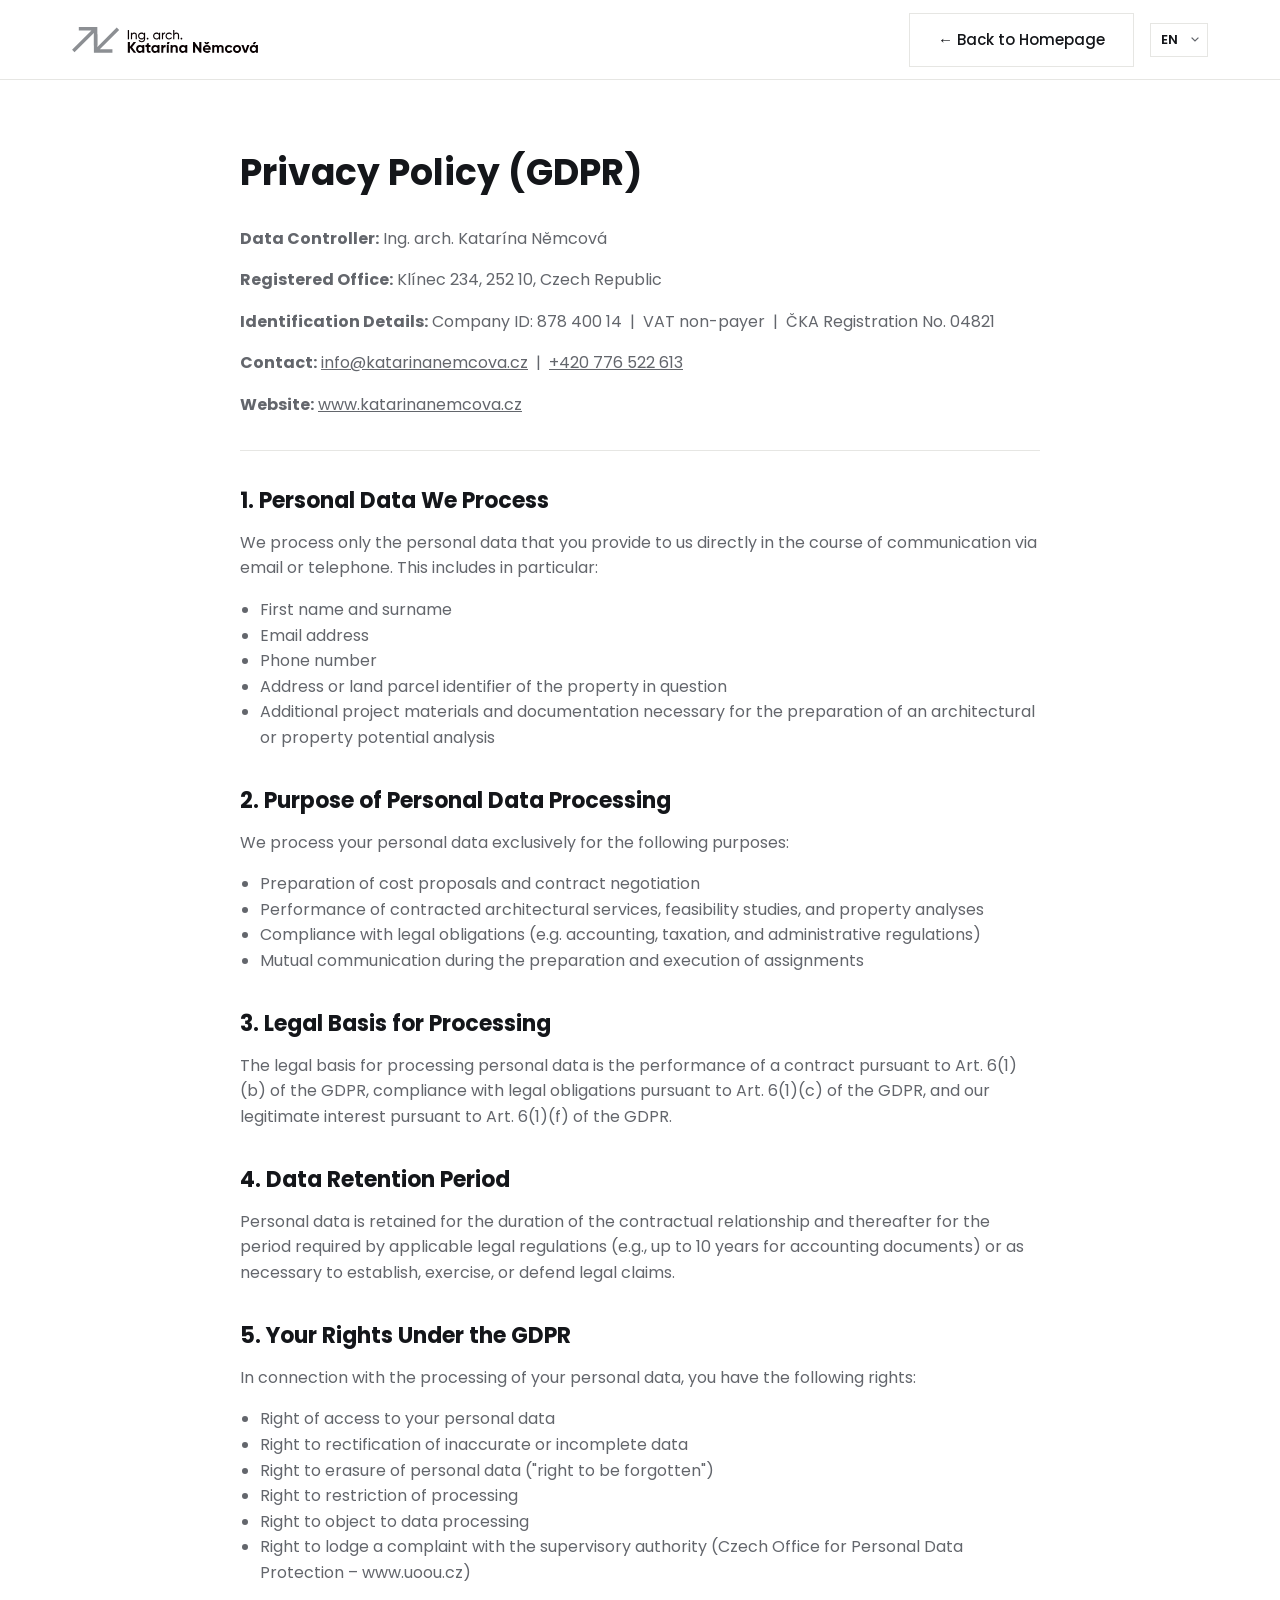
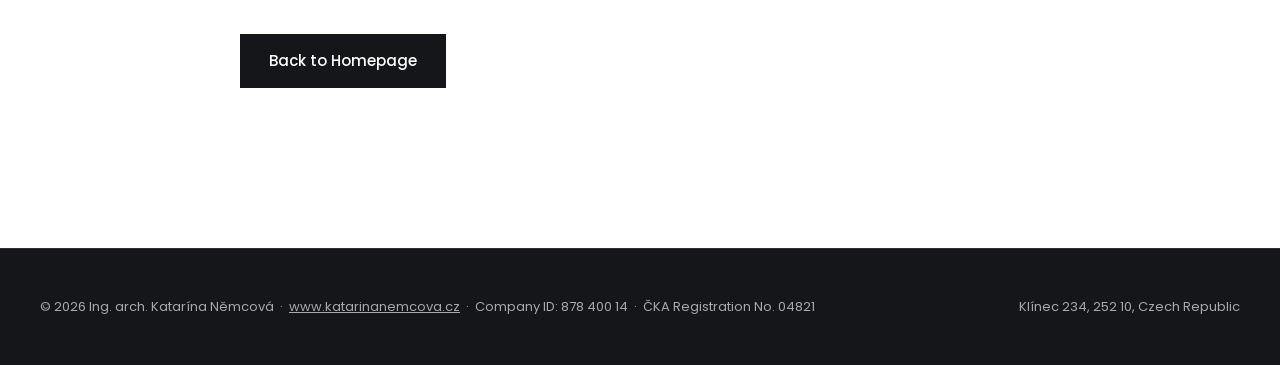
<file: en/gdpr.html>
<!DOCTYPE html>
<html lang="en">

<head>
  <meta charset="UTF-8">
  <meta name="viewport" content="width=device-width, initial-scale=1.0">
  <title>Privacy Policy (GDPR) | Ing. arch. Katarína Němcová</title>
  <meta name="description" content="Information on the processing and protection of personal data in accordance with the General Data Protection Regulation (GDPR).">

  <!-- International SEO & Canonicals -->
  <link rel="canonical" href="https://www.katarinanemcova.cz/en/gdpr.html">
  <link rel="alternate" hreflang="cs" href="https://www.katarinanemcova.cz/gdpr.html">
  <link rel="alternate" hreflang="en" href="https://www.katarinanemcova.cz/en/gdpr.html">
  <link rel="alternate" hreflang="x-default" href="https://www.katarinanemcova.cz/en/gdpr.html">

  <!-- Open Graph / Social Media -->
  <meta property="og:type" content="website">
  <meta property="og:url" content="https://www.katarinanemcova.cz/en/gdpr.html">
  <meta property="og:title" content="Privacy Policy (GDPR) | Ing. arch. Katarína Němcová">
  <meta property="og:description" content="Information on the processing and protection of personal data in accordance with GDPR.">
  <meta property="og:locale" content="en_US">
  <meta property="og:locale:alternate" content="cs_CZ">
  <meta property="og:image" content="https://www.katarinanemcova.cz/assets/images/kn-about-me.jpg">

  <!-- Early Language Detection & Redirection -->
  <script>
    (function () {
      var pref = null;
      try { pref = localStorage.getItem('preferred_lang'); } catch (e) { }
      if (pref === 'cs') {
        window.location.replace('../gdpr.html' + window.location.hash);
        return;
      }
      if (!pref) {
        var userLangs = navigator.languages || [navigator.language || ''];
        var isCzech = false;
        for (var i = 0; i < userLangs.length; i++) {
          var lang = (userLangs[i] || '').toLowerCase();
          if (lang.indexOf('cs') === 0) {
            isCzech = true;
            break;
          }
        }
        if (isCzech) {
          window.location.replace('../gdpr.html' + window.location.hash);
        }
      }
    })();
  </script>

  <!-- CSS Stylesheet -->
  <link rel="stylesheet" href="../css/style.css">

  <!-- Favicon -->
  <link rel="icon" type="image/svg+xml" href="../assets/icons/symbol-black.svg">
  <link rel="shortcut icon" href="../assets/icons/symbol-black.svg">
</head>

<body>

  <!-- Sticky Navbar -->
  <header class="navbar">
    <div class="container navbar-container">
      <a href="index.html" class="brand-logo" aria-label="Ing. arch. Katarína Němcová">
        <img src="../assets/images/logo-full-color.svg" alt="Ing. arch. Katarína Němcová Logo">
      </a>

      <div class="nav-actions" style="display: flex; align-items: center; gap: 16px;">
        <a href="index.html" class="btn btn-secondary">
          ← Back to Homepage
        </a>

        <div class="lang-dropdown">
          <select class="lang-select" aria-label="Language selection / Výběr jazyka">
            <option value="cs">CZ</option>
            <option value="en" selected>EN</option>
          </select>
          <svg class="lang-dropdown-icon" viewBox="0 0 8 5" fill="none" xmlns="http://www.w3.org/2000/svg">
            <path d="M1 1L4 4L7 1" stroke="currentColor" stroke-width="1.2" stroke-linecap="square" />
          </svg>
        </div>
      </div>
    </div>
  </header>

  <main class="container gdpr-content">
    <h1>Privacy Policy (GDPR)</h1>
    <p><strong>Data Controller:</strong> Ing. arch. Katarína Němcová</p>
    <p><strong>Registered Office:</strong> Klínec 234, 252 10, Czech Republic</p>
    <p><strong>Identification Details:</strong> Company ID: 878 400 14 &nbsp;|&nbsp; VAT non-payer &nbsp;|&nbsp; ČKA Registration No. 04821</p>
    <p><strong>Contact:</strong> <a href="mailto:info@katarinanemcova.cz" style="color: inherit; text-decoration: underline;">info@katarinanemcova.cz</a> &nbsp;|&nbsp; <a href="tel:+420776522613" style="color: inherit; text-decoration: underline;">+420 776 522 613</a></p>
    <p><strong>Website:</strong> <a href="https://www.katarinanemcova.cz/en/" target="_blank" style="color: inherit; text-decoration: underline;">www.katarinanemcova.cz</a></p>

    <hr style="border: 0; border-top: 1px solid var(--color-border); margin: 32px 0;">

    <h2>1. Personal Data We Process</h2>
    <p>
      We process only the personal data that you provide to us directly in the course of communication via email or telephone. This includes in particular:
    </p>
    <ul>
      <li>First name and surname</li>
      <li>Email address</li>
      <li>Phone number</li>
      <li>Address or land parcel identifier of the property in question</li>
      <li>Additional project materials and documentation necessary for the preparation of an architectural or property potential analysis</li>
    </ul>

    <h2>2. Purpose of Personal Data Processing</h2>
    <p>We process your personal data exclusively for the following purposes:</p>
    <ul>
      <li>Preparation of cost proposals and contract negotiation</li>
      <li>Performance of contracted architectural services, feasibility studies, and property analyses</li>
      <li>Compliance with legal obligations (e.g. accounting, taxation, and administrative regulations)</li>
      <li>Mutual communication during the preparation and execution of assignments</li>
    </ul>

    <h2>3. Legal Basis for Processing</h2>
    <p>
      The legal basis for processing personal data is the performance of a contract pursuant to Art. 6(1)(b) of the GDPR, compliance with legal obligations pursuant to Art. 6(1)(c) of the GDPR, and our legitimate interest pursuant to Art. 6(1)(f) of the GDPR.
    </p>

    <h2>4. Data Retention Period</h2>
    <p>
      Personal data is retained for the duration of the contractual relationship and thereafter for the period required by applicable legal regulations (e.g., up to 10 years for accounting documents) or as necessary to establish, exercise, or defend legal claims.
    </p>

    <h2>5. Your Rights Under the GDPR</h2>
    <p>In connection with the processing of your personal data, you have the following rights:</p>
    <ul>
      <li>Right of access to your personal data</li>
      <li>Right to rectification of inaccurate or incomplete data</li>
      <li>Right to erasure of personal data ("right to be forgotten")</li>
      <li>Right to restriction of processing</li>
      <li>Right to object to data processing</li>
      <li>Right to lodge a complaint with the supervisory authority (Czech Office for Personal Data Protection – www.uoou.cz)</li>
    </ul>

    <div style="margin-top: 48px;">
      <a href="index.html" class="btn btn-primary">Back to Homepage</a>
    </div>
  </main>

  <footer class="contact-section" style="padding: 48px 0; margin-top: 64px;">
    <div class="container footer-bottom" style="border: none; padding: 0;">
      <div>© 2026 Ing. arch. Katarína Němcová &nbsp;·&nbsp; <a href="https://www.katarinanemcova.cz/en/" target="_blank" style="color: inherit; text-decoration: underline;">www.katarinanemcova.cz</a> &nbsp;·&nbsp; Company ID: 878 400 14 &nbsp;·&nbsp; ČKA Registration No. 04821</div>
      <div>Klínec 234, 252 10, Czech Republic</div>
    </div>
  </footer>

  <script src="../js/main.js"></script>
</body>
</html>
</file>
<file: css/style.css>
/* ==========================================================================
   Design System & CSS Variables
   Ing. arch. Katarína Němcová — Architektonická & Majetková Analýza
   ========================================================================== */

@import url('https://fonts.googleapis.com/css2?family=Poppins:wght@300;400;500;600;700;800&display=swap');

:root {
  /* Color Tokens */
  --color-bg-primary: #FFFFFF;
  --color-bg-secondary: #F6F6F4;
  --color-bg-dark: #14161A;
  --color-bg-dark-card: #1D2026;

  --color-text-main: #14161A;
  --color-text-muted: #63666C;
  --color-text-light: #8E9299;
  --color-text-on-dark: #FFFFFF;
  --color-text-muted-dark: #A7A9AE;

  --color-accent: #14161A;
  --color-accent-light: #2C2E33;
  --color-border: #E6E6E3;
  --color-border-dark: #2C2E33;

  /* Typography */
  --font-family: 'Poppins', -apple-system, BlinkMacSystemFont, sans-serif;

  /* Layout & Spacing */
  --max-width: 1200px;
  --container-padding: 32px;
  --header-height: 80px;

  /* Transitions */
  --transition-fast: 0.2s ease;
  --transition-normal: 0.3s ease;
}

/* Resets & Global Styles */
*,
*::before,
*::after {
  box-sizing: border-box;
  margin: 0;
  padding: 0;
  /* CRITICAL DIRECTIVE: Sharp edges everywhere */
  border-radius: 0 !important;
}

html {
  scroll-behavior: smooth;
  font-size: 16px;
}

body {
  font-family: var(--font-family);
  background-color: var(--color-bg-primary);
  color: var(--color-text-main);
  line-height: 1.6;
  -webkit-font-smoothing: antialiased;
  -moz-osx-font-smoothing: grayscale;
}

img {
  max-width: 100%;
  height: auto;
  display: block;
  object-fit: cover;
}

a {
  color: inherit;
  text-decoration: none;
  transition: color var(--transition-fast);
}

button {
  font-family: inherit;
  cursor: pointer;
  border: none;
  background: none;
}

/* Section Container */
.container {
  max-width: var(--max-width);
  margin: 0 auto;
  padding-left: var(--container-padding);
  padding-right: var(--container-padding);
}

.section {
  padding: 96px 0;
}

.section-alt {
  background-color: var(--color-bg-secondary);
  border-top: 1px solid var(--color-border);
  border-bottom: 1px solid var(--color-border);
}

.section-dark {
  background-color: var(--color-bg-dark);
  color: var(--color-text-on-dark);
}

/* Badge / Label */
.section-title {
  font-size: clamp(28px, 4vw, 40px);
  font-weight: 600;
  letter-spacing: -0.02em;
  color: var(--color-text-main);
  line-height: 1.25;
  margin-bottom: 16px;
  max-width: 620px;
}

.section-title-dark {
  color: var(--color-text-on-dark);
}

.section-subtitle {
  font-size: 16px;
  color: var(--color-text-muted);
  max-width: 620px;
  line-height: 1.6;
}

.section-subtitle-dark {
  color: var(--color-text-muted-dark);
}

/* Buttons (Sharp Corners & Modern Hover) */
.btn {
  display: inline-flex;
  align-items: center;
  justify-content: center;
  gap: 12px;
  padding: 14px 28px;
  font-size: 15px;
  font-weight: 500;
  transition: all var(--transition-fast);
  white-space: nowrap;
  border: 1px solid transparent;
}

.btn-primary {
  background-color: var(--color-bg-dark);
  color: var(--color-text-on-dark);
}

.btn-primary:hover {
  background-color: #2C3038;
  transform: translateY(-2px);
}

.btn-secondary {
  background-color: transparent;
  color: var(--color-text-main);
  border-color: var(--color-border);
}

.btn-secondary:hover {
  border-color: var(--color-text-main);
  background-color: rgba(20, 22, 26, 0.04);
}

.btn-outline-white {
  background-color: transparent;
  color: var(--color-text-on-dark);
  border-color: var(--color-border-dark);
}

.btn-outline-white:hover {
  background-color: rgba(255, 255, 255, 0.1);
  border-color: var(--color-text-on-dark);
}

.btn-icon {
  display: inline-flex;
  align-items: center;
  justify-content: center;
  width: 14px;
  height: 14px;
  transition: transform var(--transition-fast);
}

.btn-icon img {
  width: 100%;
  height: 100%;
  object-fit: contain;
  display: block;
}

.btn-primary .btn-icon img,
.btn-outline-white .btn-icon img {
  filter: brightness(0) invert(1);
}

.btn:hover .btn-icon {
  transform: translate(3px, -3px);
}

/* Navigation Bar */
.navbar {
  position: sticky;
  top: 0;
  z-index: 100;
  background-color: var(--color-bg-primary);
  border-bottom: 1px solid var(--color-border);
  height: var(--header-height);
  display: flex;
  align-items: center;
}

.navbar-container {
  display: flex;
  align-items: center;
  justify-content: space-between;
  width: 100%;
  gap: 20px;
}

.brand-logo {
  display: flex;
  align-items: center;
  text-decoration: none;
  flex-shrink: 0;
}

.brand-logo img {
  height: 26px;
  width: auto;
  display: block;
}

.nav-links {
  display: flex;
  align-items: center;
  gap: 24px;
  list-style: none;
  margin: 0;
  padding: 0;
}

.nav-link {
  font-size: 13.5px;
  font-weight: 500;
  color: var(--color-text-muted);
  white-space: nowrap;
}

.nav-link:hover,
.nav-link.active {
  color: var(--color-text-main);
}

.navbar-right {
  display: flex;
  align-items: center;
  gap: 16px;
}

/* Language Dropdown Selector */
.lang-dropdown {
  position: relative;
  display: inline-flex;
  align-items: center;
}

.lang-select {
  appearance: none;
  -webkit-appearance: none;
  -moz-appearance: none;
  background: transparent;
  border: 1px solid var(--color-border);
  padding: 6px 26px 6px 10px;
  font-family: var(--font-family);
  font-size: 13px;
  font-weight: 600;
  letter-spacing: 0.02em;
  color: var(--color-text-main);
  cursor: pointer;
  outline: none;
  transition: border-color var(--transition-fast), background-color var(--transition-fast);
  line-height: 1;
  height: 34px;
}

.lang-select:hover,
.lang-select:focus {
  border-color: var(--color-accent);
  background-color: var(--color-bg-secondary);
}

.lang-select option {
  background: white;
  color: var(--color-text-main);
  font-family: var(--font-family);
  font-size: 13px;
  font-weight: 500;
  padding: 4px;
}

.lang-dropdown-icon {
  position: absolute;
  right: 9px;
  width: 8px;
  height: 5px;
  pointer-events: none;
  color: var(--color-text-muted);
  transition: color var(--transition-fast);
}

.lang-dropdown:hover .lang-dropdown-icon {
  color: var(--color-text-main);
}

.mobile-lang-row {
  display: flex;
  align-items: center;
  justify-content: space-between;
  border-top: 1px solid var(--color-border);
  padding-top: 16px;
  margin-top: 4px;
}

.mobile-lang-label {
  font-size: 14px;
  font-weight: 500;
  color: var(--color-text-muted);
}

.header-phone {
  font-size: 14px;
  font-weight: 600;
  color: var(--color-text-main);
  display: inline-flex;
  align-items: center;
  gap: 8px;
  white-space: nowrap;
  padding: 6px 0;
  transition: opacity var(--transition-fast);
}

.header-phone:hover {
  opacity: 0.75;
}

.header-phone-icon {
  width: 14px;
  height: 14px;
  fill: currentColor;
}

/* Mobile Drawer Toggle */
.mobile-toggle {
  display: none;
  flex-direction: column;
  justify-content: center;
  align-items: center;
  width: 44px;
  height: 44px;
  border: 1px solid var(--color-border);
  background: white;
  cursor: pointer;
}

.mobile-toggle span {
  display: block;
  width: 20px;
  height: 2px;
  background-color: var(--color-text-main);
  transition: transform var(--transition-fast), opacity var(--transition-fast);
  margin: 2px 0;
  transform-origin: center;
}

.mobile-toggle[aria-expanded="true"] span:nth-child(1) {
  transform: translateY(6px) rotate(45deg);
}

.mobile-toggle[aria-expanded="true"] span:nth-child(2) {
  opacity: 0;
  transform: scale(0);
}

.mobile-toggle[aria-expanded="true"] span:nth-child(3) {
  transform: translateY(-6px) rotate(-45deg);
}

/* Mobile Drawer Menu */
.mobile-drawer {
  position: fixed;
  top: var(--header-height);
  left: 0;
  right: 0;
  background: white;
  border-bottom: 1px solid var(--color-border);
  padding: 24px var(--container-padding);
  display: flex;
  flex-direction: column;
  gap: 16px;
  transform: translateY(-150%);
  transition: transform var(--transition-normal);
  z-index: 99;
}

.mobile-drawer.is-open {
  transform: translateY(0);
}

.mobile-drawer .nav-link {
  font-size: 16px;
  padding: 8px 0;
}

.mobile-drawer .header-phone {
  display: inline-flex !important;
  border-top: 1px solid var(--color-border);
  padding-top: 16px;
  margin-top: 8px;
}

/* Hero Section */
.hero {
  position: relative;
  padding: 48px 0 0;
  overflow: hidden;
  background-color: var(--color-bg-primary);
}

.hero-grid {
  display: grid;
  grid-template-columns: 1fr 1fr;
  gap: 32px;
  align-items: center;
  position: relative;
}

.hero-content {
  max-width: 540px;
  padding-bottom: 0;
}

@media (min-width: 993px) {
  .hero-content {
    margin-top: -50px;
  }
}

.hero-h1 {
  font-size: clamp(32px, 4.5vw, 52px);
  font-weight: 600;
  line-height: 1.15;
  letter-spacing: -0.02em;
  color: var(--color-text-main);
  margin-bottom: 24px;
}

.hero-perex {
  font-size: 16px;
  line-height: 1.6;
  color: var(--color-text-muted);
  margin-bottom: 36px;
}

.hero-actions {
  display: flex;
  gap: 16px;
  flex-wrap: wrap;
}

/* Hero Visual with Pattern and Transparent Portrait */
.hero-visual {
  position: relative;
  display: flex;
  align-items: center;
  justify-content: center;
  width: 100%;
  height: 100%;
}

/* Pattern background positioned behind portrait (z-index: 1) */
.hero-pattern-bg {
  position: absolute;
  top: -95px;
  right: -120px;
  width: 760px;
  max-width: none;
  height: auto;
  z-index: 1;
  pointer-events: none;
  opacity: 0.95;
}

@media (min-width: 993px) {
  .hero-pattern-bg {
    right: -220px;
  }
}

/* Transparent PNG portrait on top of pattern (z-index: 2) */
.hero-portrait-img {
  position: relative;
  z-index: 2;
  height: auto;
  max-height: 600px;
  width: auto;
  max-width: 100%;
  display: block;
  object-fit: contain;
  object-position: bottom center;
}

@media (max-width: 992px) {
  .hero-visual {
    margin-top: 16px;
    justify-content: center;
  }

  .hero-pattern-bg {
    width: 380px;
    right: auto;
    left: 50%;
    top: 0;
    transform: translateX(-50%);
    opacity: 0.75;
  }
}

/* Section: Co Nabízím (Highlights Grid) */
.highlights-grid {
  display: grid;
  grid-template-columns: repeat(auto-fit, minmax(320px, 1fr));
  gap: 32px;
  margin-top: 48px;
}

.highlight-card {
  background: white;
  border: 1px solid var(--color-border);
  padding: 36px 32px;
  transition: all var(--transition-fast);
  display: flex;
  flex-direction: column;
  justify-content: space-between;
}

.highlight-card:hover {
  border-color: var(--color-text-main);
  box-shadow: 0 12px 24px rgba(0, 0, 0, 0.04);
}

.highlight-number {
  font-size: 13px;
  font-weight: 700;
  color: var(--color-text-light);
  margin-bottom: 16px;
}

.highlight-title {
  font-size: 20px;
  font-weight: 600;
  color: var(--color-text-main);
  margin-bottom: 12px;
}

.highlight-perex {
  font-size: 15px;
  color: var(--color-text-muted);
  line-height: 1.6;
}

/* Section: Co Nabízím - Introductory Content */
.section-intro-h3 {
  font-size: clamp(20px, 3vw, 28px);
  font-weight: 400;
  color: var(--color-text-main);
  line-height: 1.4;
  margin-bottom: 24px;
  margin-top: 8px;
  max-width: 640px;
}

.section-intro-content {
  display: grid;
  grid-template-columns: 1fr 1fr;
  gap: 48px;
  margin-bottom: 48px;
  align-items: stretch;
}

.intro-content-left {
  display: flex;
  flex-direction: column;
}

.intro-content-left .section-title {
  margin-bottom: 28px;
}

.intro-content-text {
  font-size: 16px;
  color: var(--color-text-muted);
  line-height: 1.8;
}

.intro-content-text strong {
  color: var(--color-text-main);
  font-weight: 600;
}

.checklist-card {
  background: white;
  border: 1px solid var(--color-border);
  padding: 64px 44px;
  transition: all var(--transition-fast);
  display: flex;
  flex-direction: column;
  justify-content: center;
  height: 100%;
  min-height: 600px;
}

.checklist-card:hover {
  border-color: var(--color-text-main);
  box-shadow: 0 12px 24px rgba(0, 0, 0, 0.04);
}

.checklist-card h3 {
  font-size: clamp(18px, 2.5vw, 24px);
  font-weight: 600;
  color: var(--color-text-main);
  line-height: 1.4;
  margin-bottom: 28px;
}

.checklist-items {
  list-style: none;
  display: flex;
  flex-direction: column;
  gap: 24px;
  margin: 0;
  padding: 0;
}

.checklist-items li {
  display: flex;
  align-items: flex-start;
  gap: 14px;
  font-size: 16px;
  color: var(--color-text-muted);
  line-height: 1.6;
  padding-left: 0;
}

.checklist-items li::before {
  content: '';
  width: 25.5px;
  height: 14px;
  flex-shrink: 0;
  display: inline-block;
  background-size: contain;
  background-repeat: no-repeat;
  background-position: center;
  margin-top: 5px;
}

.checklist-items li:nth-child(1)::before,
.checklist-items li:nth-child(5)::before,
.checklist-items li:nth-child(7)::before {
  background-image: url('../assets/icons/up-25k.svg');
}

.checklist-items li:nth-child(2)::before {
  background-image: url('../assets/icons/symbol-black.svg');
}

.checklist-items li:nth-child(3)::before,
.checklist-items li:nth-child(4)::before,
.checklist-items li:nth-child(6)::before {
  background-image: url('../assets/icons/down-25k.svg');
}

/* Hide the highlight cards grid below */
.highlights-grid {
  display: none !important;
}

/* Section: Rozsah Analýzy a Ceny (3 Breakdown Cards) */
#ceny {
  position: relative;
  overflow: hidden;
}

#ceny .container,
#pricing .container {
  position: relative;
  z-index: 1;
}

.pricing-pattern-bg {
  position: absolute;
  bottom: -80px;
  right: -140px;
  width: 720px;
  max-width: none;
  height: auto;
  pointer-events: none;
  opacity: 0.75;
  z-index: 0;
}

@media (max-width: 992px) {
  .pricing-pattern-bg {
    width: 450px;
    right: -100px;
    bottom: -50px;
    opacity: 0.6;
  }
}

.pricing-grid {
  display: grid;
  grid-template-columns: repeat(3, 1fr);
  gap: 32px;
  margin-top: 56px;
}

.pricing-card {
  background: white;
  border: 1px solid var(--color-border);
  padding: 40px 24px;
  display: flex;
  flex-direction: column;
  position: relative;
  transition: all var(--transition-fast);
}

.pricing-card .btn {
  margin-top: auto;
}

.pricing-card.featured {
  border: 2px solid var(--color-bg-dark);
}

.pricing-card.featured::before {
  content: 'NEJŽÁDANĚJŠÍ';
  position: absolute;
  top: -14px;
  left: 24px;
  background: var(--color-bg-dark);
  color: white;
  font-size: 11px;
  font-weight: 700;
  padding: 4px 12px;
  letter-spacing: 0.1em;
}

.pricing-target {
  font-size: 12px;
  font-weight: 700;
  letter-spacing: 0.1em;
  text-transform: uppercase;
  color: var(--color-text-muted);
  margin-bottom: 8px;
}

.pricing-title {
  font-size: 20px;
  line-height: 1.35;
  font-weight: 600;
  color: var(--color-text-main);
  margin-bottom: 12px;
  min-height: 56px;
}

.pricing-desc {
  font-size: 14px;
  color: var(--color-text-muted);
  margin-bottom: 24px;
  min-height: 48px;
}

.pricing-price {
  font-size: 18px;
  font-weight: 400;
  color: var(--color-text-main);
  padding-bottom: 20px;
  margin-bottom: 20px;
  border-bottom: 1px solid var(--color-border);
}

.pricing-price span {
  font-size: 13px;
  font-weight: 400;
  color: var(--color-text-muted);
}

.pricing-features {
  list-style: none;
  margin-bottom: 32px;
  flex: 1;
}

.pricing-features li {
  font-size: 14px;
  color: var(--color-text-main);
  margin-bottom: 12px;
  display: flex;
  align-items: flex-start;
  gap: 10px;
}

.pricing-features li::before {
  content: '—';
  color: var(--color-text-muted);
  font-weight: 700;
}

/* Section: Jak spolupráce probíhá (Process 4 Steps) */
.process-grid {
  display: flex;
  align-items: flex-start;
  gap: 16px;
  margin-top: 56px;
}

.process-step {
  flex: 1;
  border-top: none;
  padding-top: 0;
}

.process-number {
  font-size: 12px;
  font-weight: 700;
  letter-spacing: 0.08em;
  color: white;
  background-color: var(--color-bg-dark);
  padding: 6px 14px;
  margin-bottom: 20px;
  display: inline-block;
  border: none;
}

.process-title {
  font-size: 18px;
  font-weight: 600;
  color: var(--color-text-main);
  margin-bottom: 10px;
}

.process-desc {
  font-size: 14px;
  color: var(--color-text-muted);
  line-height: 1.6;
}

/* Services Header Flex & Arrow Controls */
.services-header-flex {
  display: flex;
  justify-content: space-between;
  align-items: flex-end;
  gap: 24px;
  flex-wrap: wrap;
}

.services-disclaimer {
  font-size: 13.5px;
  color: var(--color-text-muted);
  line-height: 1.6;
  margin-top: 28px;
}

.slider-arrows {
  display: none;
  /* Hidden on desktop when all cards fit cleanly */
  gap: 12px;
}

.slider-arrow-btn {
  width: 44px;
  height: 44px;
  border: 1px solid var(--color-border);
  background: white;
  color: var(--color-text-main);
  display: inline-flex;
  align-items: center;
  justify-content: center;
  font-size: 18px;
  cursor: pointer;
  transition: all var(--transition-fast);
}

.slider-arrow-btn:hover {
  background: var(--color-bg-dark);
  color: white;
  border-color: var(--color-bg-dark);
}

/* Section: Navazující Služby (Horizontally Scrollable Single Line & Responsive Fit) */
.services-grid {
  display: flex !important;
  flex-direction: row !important;
  flex-wrap: nowrap !important;
  gap: 20px;
  margin-top: 48px;
  overflow-x: auto !important;
  overflow-y: hidden;
  padding-bottom: 24px;
  scroll-snap-type: x mandatory;
  -webkit-overflow-scrolling: touch;
  scrollbar-width: thin;
  scrollbar-color: var(--color-bg-dark) var(--color-bg-secondary);
}

.services-grid::-webkit-scrollbar {
  height: 6px;
}

.services-grid::-webkit-scrollbar-track {
  background: var(--color-bg-secondary);
}

.services-grid::-webkit-scrollbar-thumb {
  background: var(--color-bg-dark);
}

.service-card {
  flex: 1 0 210px !important;
  min-width: 210px !important;
  background: white;
  border: 1px solid var(--color-border);
  padding: 32px 22px;
  transition: all var(--transition-fast);
  scroll-snap-align: start;
}

.service-card:hover {
  border-color: var(--color-text-main);
}

/* Section: Případ z praxe (Full-bleed Split Case Study) */
.case-study-split-section {
  display: grid;
  grid-template-columns: 1fr 1fr;
  align-items: stretch;
  background-color: var(--color-bg-primary);
  position: relative;
  overflow: hidden;
  padding: 0;
}

.case-study-left-col {
  padding-top: 80px;
  padding-bottom: 80px;
  padding-left: max(32px, calc((100vw - 1200px) / 2 + 32px));
  padding-right: 64px;
  display: flex;
  flex-direction: column;
  justify-content: center;
}

.case-study-symbol-icon {
  height: clamp(21px, 3vw, 27px);
  width: auto;
  object-fit: contain;
  margin-bottom: 18px;
  align-self: flex-start;
}

.case-study-left-col .section-title {
  max-width: 100%;
  margin-bottom: 32px;
}

.case-study-left-col .section-subtitle {
  max-width: 100%;
  margin-bottom: 32px;
}

.case-study-body h3 {
  font-size: clamp(18px, 2.5vw, 22px);
  font-weight: 600;
  color: var(--color-text-main);
  line-height: 1.4;
  margin-top: 28px;
  margin-bottom: 12px;
}

.result-h3 {
  display: inline-flex;
  align-items: center;
  gap: 10px;
}

.result-icon {
  width: 16px;
  height: 16px;
  object-fit: contain;
  flex-shrink: 0;
}

.case-study-body h3:first-of-type {
  margin-top: 0;
}

.case-study-body p {
  font-size: 16px;
  color: var(--color-text-muted);
  line-height: 1.7;
  margin: 0 0 20px 0;
}

.case-study-body strong {
  color: var(--color-text-main);
  font-weight: 600;
}

.case-study-body p:last-child {
  margin-bottom: 0;
}

.case-study-right-col {
  position: relative;
  width: 100%;
  height: 100%;
  min-height: 100%;
  overflow: hidden;
}

.case-study-right-col img {
  width: 100%;
  height: 100%;
  object-fit: cover;
  display: block;
}

.case-study-table {
  width: 100%;
  border-collapse: collapse;
  border: 1px solid var(--color-border);
  background: white;
}

.case-study-table tr {
  border-bottom: 1px solid var(--color-border);
}

.case-study-table tr:last-child {
  border-bottom: none;
}

.case-study-table td {
  padding: 18px 24px;
  font-size: 14px;
  vertical-align: top;
}

.case-study-table td:first-child {
  font-weight: 600;
  color: var(--color-text-main);
  width: 38%;
  background-color: var(--color-bg-secondary);
  border-right: 1px solid var(--color-border);
}

.case-study-table td:last-child {
  color: var(--color-text-muted);
}

/* Section: Moje Odbornost (About me) */
#o-mne {
  position: relative;
  overflow: hidden;
}

#o-mne .container,
#expertise .container {
  position: relative;
  z-index: 1;
}

.about-pattern-bg {
  position: absolute;
  bottom: -80px;
  left: -140px;
  width: 720px;
  max-width: none;
  height: auto;
  pointer-events: none;
  opacity: 0.75;
  z-index: 0;
}

@media (max-width: 992px) {
  .about-pattern-bg {
    width: 450px;
    left: -100px;
    bottom: -50px;
    opacity: 0.6;
  }
}

.about-grid {
  display: grid;
  grid-template-columns: 400px 1fr;
  gap: 56px;
  align-items: center;
}

.about-photo-wrapper {
  border: 1px solid var(--color-border);
  height: 100%;
  min-height: 520px;
  overflow: hidden;
}

.about-photo-wrapper img {
  width: 100%;
  height: 100%;
  object-fit: cover;
}

.about-highlights-list {
  display: flex;
  flex-direction: column;
  gap: 16px;
  margin-top: 36px;
}

.about-highlight-row {
  display: grid;
  grid-template-columns: 210px 1fr;
  align-items: center;
  gap: 16px;
  padding-bottom: 14px;
  border-bottom: 1px solid var(--color-border);
}

.about-highlight-row:last-child {
  border-bottom: none;
  padding-bottom: 0;
}

.about-highlight-title {
  font-size: 15px;
  font-weight: 700;
  color: var(--color-text-main);
}

.about-highlight-desc {
  font-size: 13.5px;
  color: var(--color-text-muted);
  line-height: 1.5;
}

/* Section: Navazující Služby (Styling) */
.service-icon {
  width: 16px;
  height: 16px;
  margin-bottom: 16px;
  object-fit: contain;
  opacity: 0.4;
  transition: opacity var(--transition-fast), transform var(--transition-fast);
}

.service-card:hover .service-icon {
  opacity: 1;
  transform: translate(2px, -2px);
}

.service-title {
  font-size: 17px;
  font-weight: 600;
  color: var(--color-text-main);
  margin-bottom: 10px;
}

.service-desc {
  font-size: 13px;
  color: var(--color-text-muted);
  line-height: 1.6;
}

/* Section: Contact & Footer */
.contact-section {
  position: relative;
  overflow: hidden;
  padding: 96px 0 64px;
  background-color: var(--color-bg-dark);
  color: var(--color-text-on-dark);
  border-top: 1px solid var(--color-border-dark);
}

.contact-section .container {
  position: relative;
  z-index: 1;
}

.contact-pattern-bg {
  position: absolute;
  top: -60px;
  right: -80px;
  width: 650px;
  height: auto;
  pointer-events: none;
  filter: brightness(0) invert(1);
  opacity: 0.15;
  z-index: 0;
}

.contact-title-with-icon {
  display: flex;
  align-items: center;
  gap: 16px;
}

.contact-title-icon {
  height: clamp(26px, 3.5vw, 34px);
  width: auto;
  object-fit: contain;
  flex-shrink: 0;
}

.contact-grid {
  display: grid;
  grid-template-columns: 1fr 1fr;
  gap: 64px;
  margin-bottom: 64px;
}

.contact-info-list {
  display: flex;
  flex-direction: column;
  gap: 24px;
  margin-top: 32px;
}

.contact-primary-items {
  display: grid;
  grid-template-columns: repeat(2, minmax(0, 1fr));
  gap: 24px;
}

.contact-item {
  display: flex;
  flex-direction: column;
  gap: 4px;
}

.contact-label {
  font-size: 12px;
  font-weight: 700;
  letter-spacing: 0.1em;
  color: var(--color-text-muted-dark);
  text-transform: uppercase;
}

.contact-value {
  font-size: 20px;
  font-weight: 500;
  color: var(--color-text-on-dark);
}

.contact-value a:hover {
  text-decoration: underline;
}

.contact-linkedin-item .contact-value a {
  display: inline-flex;
  align-items: center;
  gap: 10px;
}

.contact-linkedin-icon {
  width: 22px;
  height: 22px;
  object-fit: contain;
  filter: invert(1);
}

.contact-action-box {
  background: var(--color-bg-dark-card);
  border: 1px solid var(--color-border-dark);
  padding: 48px 40px;
  display: flex;
  flex-direction: column;
  justify-content: center;
}

.contact-action-title {
  font-size: 24px;
  font-weight: 600;
  margin-bottom: 16px;
}

.contact-action-desc {
  font-size: 15px;
  color: var(--color-text-muted-dark);
  margin-bottom: 32px;
}

/* Footer Bottom */
.footer-bottom {
  border-top: 1px solid var(--color-border-dark);
  padding-top: 32px;
  display: flex;
  align-items: center;
  justify-content: space-between;
  flex-wrap: wrap;
  gap: 16px;
  font-size: 13px;
  color: var(--color-text-muted-dark);
}

.footer-links {
  display: flex;
  gap: 24px;
}

.footer-links a {
  color: var(--color-text-muted-dark);
}

.footer-links a:hover {
  color: white;
  text-decoration: underline;
}

/* GDPR Subpage Styling */
.gdpr-content {
  max-width: 800px;
  margin: 0 auto;
  padding: 64px 0 96px;
}

.gdpr-content h1 {
  font-size: 36px;
  margin-bottom: 24px;
}

.gdpr-content h2 {
  font-size: 22px;
  margin: 32px 0 12px;
}

.gdpr-content p,
.gdpr-content ul {
  margin-bottom: 16px;
  color: var(--color-text-muted);
}

.gdpr-content ul {
  padding-left: 20px;
}

/* Responsive Media Queries */
@media (max-width: 992px) {

  .hero-grid,
  .case-study-grid,
  .about-grid,
  .contact-grid {
    grid-template-columns: 1fr;
    gap: 32px;
  }

  .contact-primary-items {
    grid-template-columns: 1fr;
  }

  .hero-content {
    max-width: 100%;
    padding-bottom: 0;
  }

  .hero-visual {
    margin-top: 16px;
    justify-content: center;
  }

  .hero-pattern-bg {
    width: 380px;
    right: -20px;
    top: -20px;
    opacity: 0.75;
  }

  .hero-portrait-img {
    max-height: 400px;
  }

  .pricing-grid {
    grid-template-columns: 1fr;
  }

  .process-grid {
    display: grid;
    grid-template-columns: 1fr 1fr;
    gap: 32px;
  }

  .slider-arrows {
    display: flex;
    /* Visible on mobile/tablet screens when cards overflow */
  }

  .nav-links,
  .nav-actions,
  .navbar-right,
  .navbar .header-phone {
    display: none !important;
  }

  .mobile-toggle {
    display: flex !important;
  }

  .about-photo-wrapper {
    height: 380px;
  }

  .case-study-split-section {
    grid-template-columns: 1fr;
  }

  .case-study-left-col {
    padding: 64px 32px;
  }

  .case-study-right-col {
    height: 400px;
    min-height: 350px;
  }

  .section-intro-content {
    grid-template-columns: 1fr;
    gap: 32px;
  }

  .intro-content-left .section-title {
    margin-bottom: 24px;
  }
}

@media (max-width: 600px) {
  .process-grid {
    grid-template-columns: 1fr;
  }

  .about-highlight-row {
    grid-template-columns: 1fr;
    gap: 4px;
  }

  .hero-actions {
    flex-direction: column;
  }

  .btn {
    width: 100%;
  }

  .case-study-table td:first-child {
    width: 45%;
    padding: 12px 14px;
  }

  .case-study-table td {
    padding: 12px 14px;
  }
}
</file>
